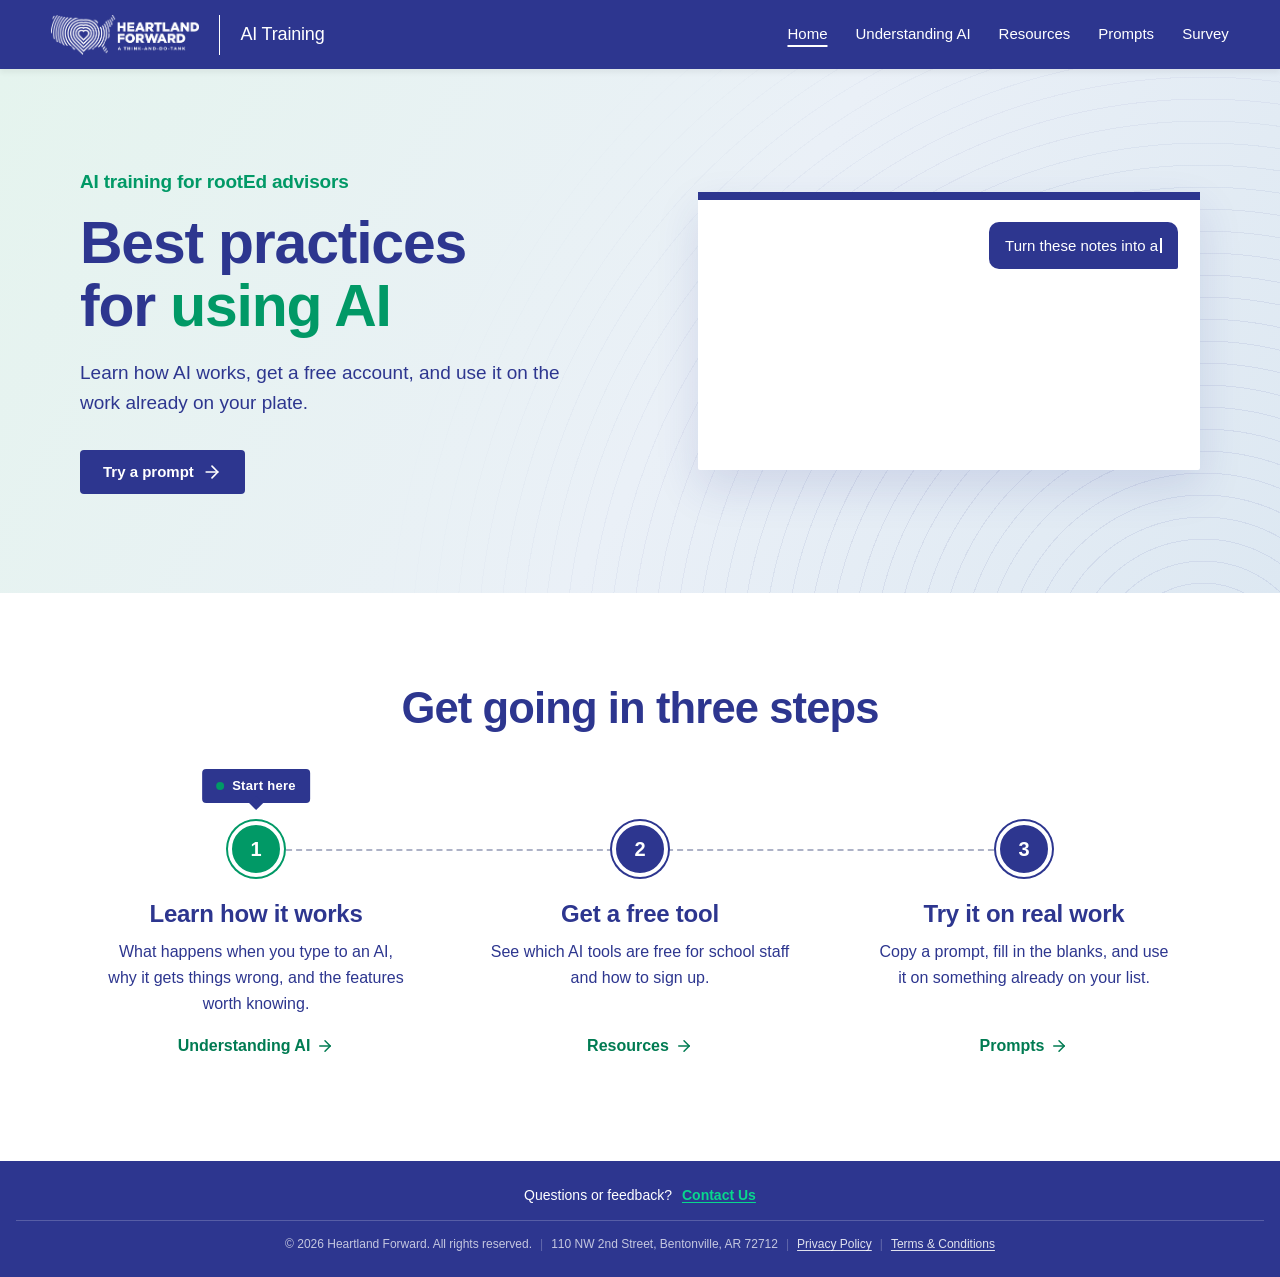
<file: index.html>
<!DOCTYPE html>
<html lang="en">
<head>
    <meta charset="UTF-8">
    <meta name="viewport" content="width=device-width, initial-scale=1.0">
    <meta name="description" content="AI Training Resources for Heartland Forward rootEd Advisors. Learn to use AI tools to enhance your advising work.">
    <title>AI Training - Heartland Forward</title>
    <meta name="theme-color" content="#2d368f">
    <!-- Link previews. Crawlers do not run JS and need absolute URLs, so these
         are static. images/og.png is rendered from scripts/og/og-image.html. -->
    <meta property="og:type" content="website">
    <meta property="og:site_name" content="Heartland Forward">
    <meta property="og:title" content="AI Training - Heartland Forward">
    <meta property="og:description" content="AI Training Resources for Heartland Forward rootEd Advisors. Learn to use AI tools to enhance your advising work.">
    <meta property="og:url" content="https://heartland-forward.github.io/ai-training/">
    <meta property="og:image" content="https://heartland-forward.github.io/ai-training/images/og.png">
    <meta property="og:image:width" content="1200">
    <meta property="og:image:height" content="630">
    <meta property="og:image:alt" content="Best Practices for Using AI: AI training for rootEd advisors, from Heartland Forward">
    <meta name="twitter:card" content="summary_large_image">
    <meta name="twitter:title" content="AI Training - Heartland Forward">
    <meta name="twitter:description" content="AI Training Resources for Heartland Forward rootEd Advisors. Learn to use AI tools to enhance your advising work.">
    <meta name="twitter:image" content="https://heartland-forward.github.io/ai-training/images/og.png">
    <link rel="stylesheet" href="css/tokens.css">
    <link rel="stylesheet" href="css/base.css">
    <link rel="stylesheet" href="css/shared.css">
    <link rel="stylesheet" href="css/footer.css">
    <link rel="stylesheet" href="css/style.css">
    <link rel="icon" href="images/branding/hf-logo.svg" type="image/svg+xml">
    <script src="js/header.js"></script>
    <script src="js/motion.js"></script>
</head>
<body>
    <main>
        <section class="home-hero">
            <div class="home-hero-glow" aria-hidden="true"></div>
            <div class="home-hero-inner">
                <div class="home-hero-text">
                    <span class="hero-kicker">AI training for rootEd advisors</span>
                    <h1>Best practices for <span class="hero-accent">using AI</span></h1>
                    <p>Learn how AI works, get a free account, and use it on the work already on your plate.</p>
                    <div class="hero-actions">
                        <a class="btn btn-hero" href="pages/prompts.html">Try a prompt<svg class="icon" viewBox="0 0 24 24" aria-hidden="true" focusable="false"><path d="M5 12h14"/><path d="m12 5 7 7-7 7"/></svg></a>
                    </div>
                </div>
                <div class="chat-demo" role="img" aria-label="Example: an advisor asks an AI tool to turn rough notes into a message for families, and it writes a short, clear note.">
                    <div class="chat-demo-body" aria-hidden="true">
                        <div class="chat-bubble chat-user"><span class="chat-typed" data-text="Turn these notes into a short message for families: FAFSA night, Thursday 6pm, library, bring tax forms.">Turn these notes into a short message for families: FAFSA night, Thursday 6pm, library, bring tax forms.</span></div>
                        <div class="chat-bubble chat-ai">
                            <span class="chat-dots"><span></span><span></span><span></span></span>
                            <span class="chat-reply">Hi families! Join us Thursday at 6 p.m. in the library for FAFSA Night. We&rsquo;ll walk through the form with you step by step. Please bring your tax forms. Questions? Just reply to this email.</span>
                        </div>
                    </div>
                </div>
            </div>
        </section>

        <section class="home-start" aria-labelledby="home-start-heading">
            <div class="home-start-inner">
                <h2 class="home-start-heading" id="home-start-heading">Get going in three steps</h2>
            <ol class="start-path">
                    <li class="start-step is-first" style="--i: 1">
                        <a href="pages/how-ai-works.html">
                            <span class="start-pin"><span class="start-pin-dot" aria-hidden="true"></span>Start here</span>
                            <span class="start-node" aria-hidden="true">1</span>
                            <h3 class="start-title"><span class="visually-hidden">Step 1: </span>Learn how it works</h3>
                            <p>What happens when you type to an AI, why it gets things wrong, and the features worth knowing.</p>
                            <span class="link-arrow">Understanding AI<svg class="icon" viewBox="0 0 24 24" aria-hidden="true" focusable="false"><path d="M5 12h14"/><path d="m12 5 7 7-7 7"/></svg></span>
                        </a>
                    </li>
                    <li class="start-step" style="--i: 2">
                        <a href="pages/resources.html">
                            <span class="start-node" aria-hidden="true">2</span>
                            <h3 class="start-title"><span class="visually-hidden">Step 2: </span>Get a free tool</h3>
                            <p>See which AI tools are free for school staff and how to sign up.</p>
                            <span class="link-arrow">Resources<svg class="icon" viewBox="0 0 24 24" aria-hidden="true" focusable="false"><path d="M5 12h14"/><path d="m12 5 7 7-7 7"/></svg></span>
                        </a>
                    </li>
                    <li class="start-step" style="--i: 3">
                        <a href="pages/prompts.html">
                            <span class="start-node" aria-hidden="true">3</span>
                            <h3 class="start-title"><span class="visually-hidden">Step 3: </span>Try it on real work</h3>
                            <p>Copy a prompt, fill in the blanks, and use it on something already on your list.</p>
                            <span class="link-arrow">Prompts<svg class="icon" viewBox="0 0 24 24" aria-hidden="true" focusable="false"><path d="M5 12h14"/><path d="m12 5 7 7-7 7"/></svg></span>
                        </a>
                    </li>
            </ol>
            </div>
        </section>
    </main>
<footer class="dashboard-footer">
      <div class="footer-content">
        <span>Questions or feedback?</span>
        <a href="mailto:wtrolinger@heartlandforward.org,crews@heartlandforward.org?subject=AI%20Training%20Inquiry" class="footer-email-link">Contact Us</a>
      </div>
      <div class="footer-legal">
        <span>&copy; 2026 Heartland Forward. All rights reserved.</span>
        <span class="footer-separator">|</span>
        <span>110 NW 2nd Street, Bentonville, AR 72712</span>
        <span class="footer-separator">|</span>
        <a href="https://heartlandforward.org/privacy-policy/" target="_blank" rel="noopener">Privacy Policy</a>
        <span class="footer-separator">|</span>
        <a href="https://heartlandforward.org/terms-conditions/" target="_blank" rel="noopener">Terms &amp; Conditions</a>
      </div>
    </footer>
</body>
</html>
</file>
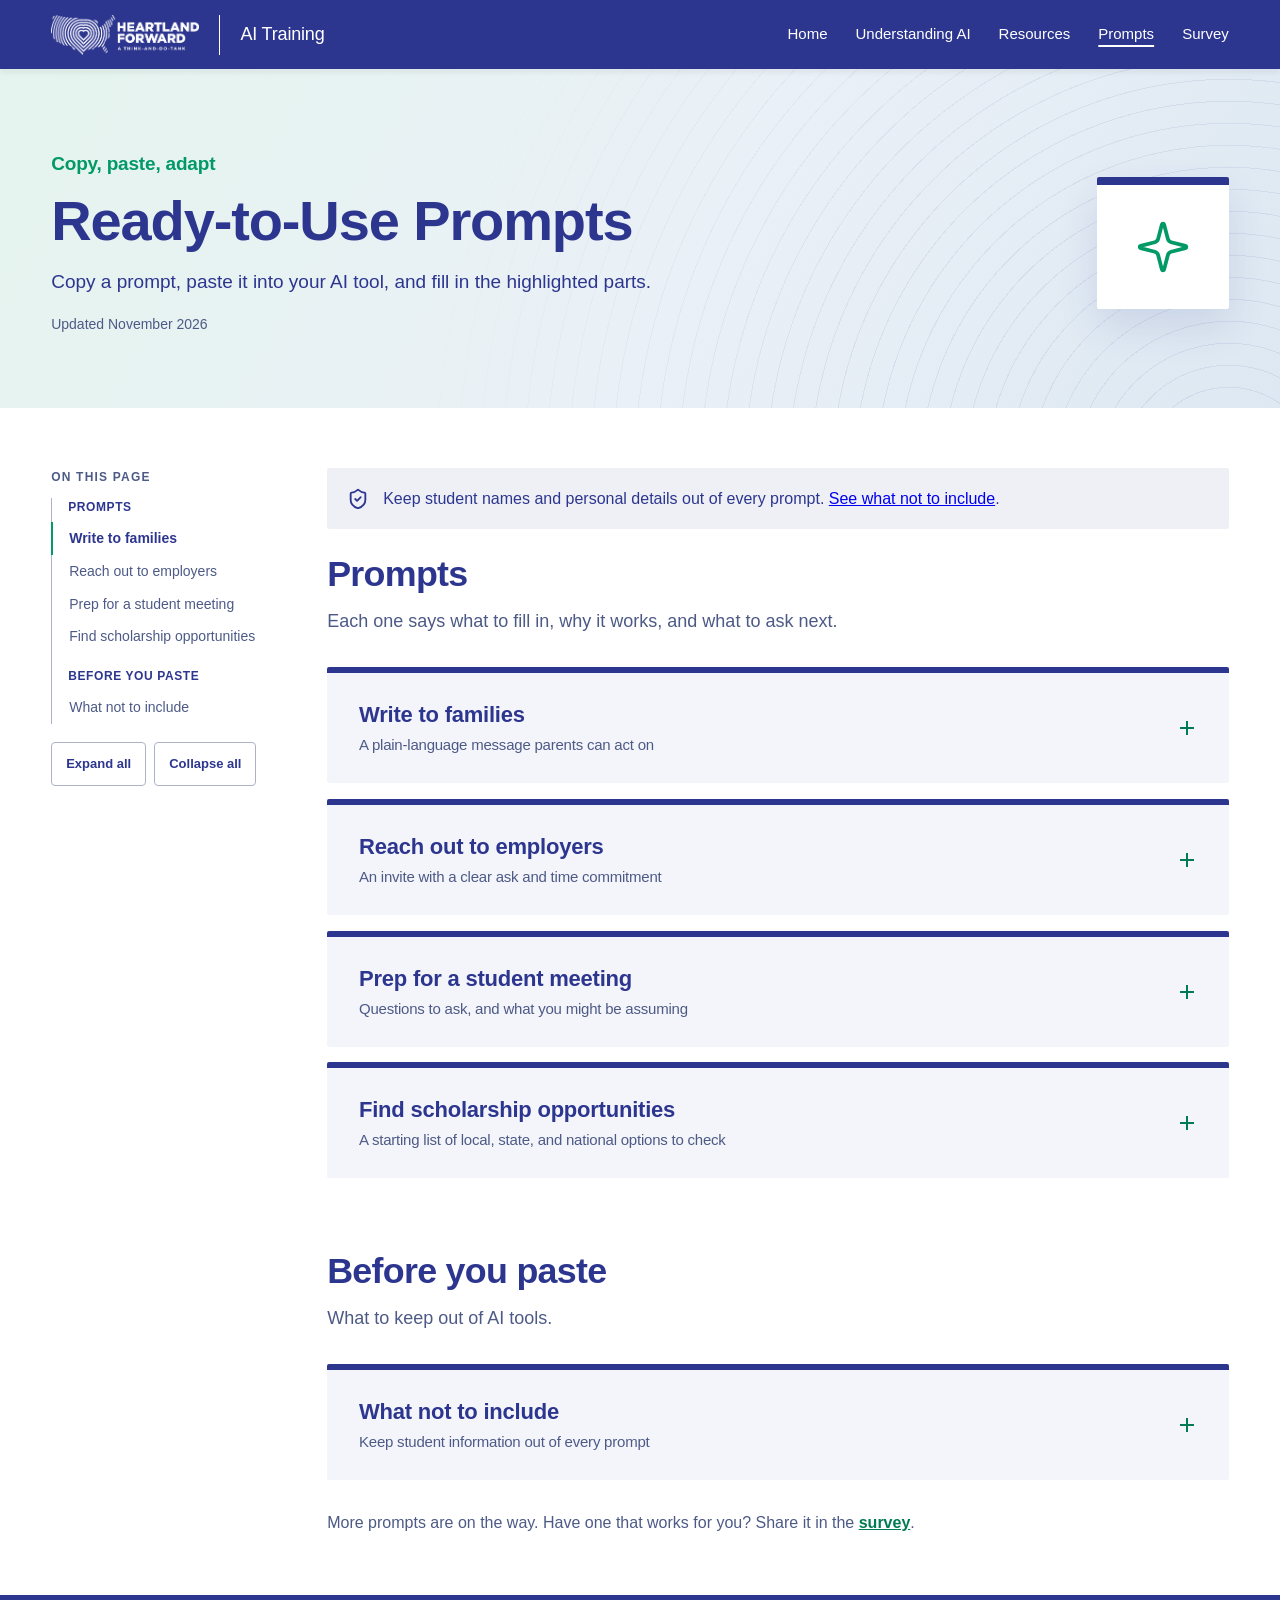
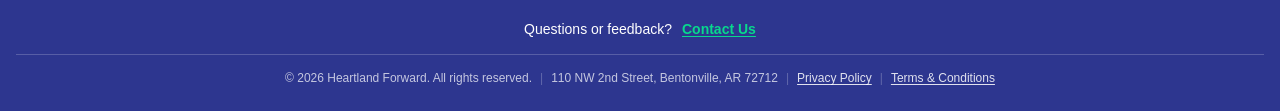
<file: pages/prompts.html>
<!DOCTYPE html>
<html lang="en">
<head>
    <meta charset="UTF-8">
    <meta name="viewport" content="width=device-width, initial-scale=1.0">
    <meta name="description" content="Prompts you can copy and adapt for your own students, employers, and events.">
    <title>Ready-to-Use Prompts - AI Training</title>
    <meta name="theme-color" content="#2d368f">
    <!-- Link previews. Crawlers do not run JS and need absolute URLs, so these
         are static. images/og.png is rendered from scripts/og/og-image.html. -->
    <meta property="og:type" content="website">
    <meta property="og:site_name" content="Heartland Forward">
    <meta property="og:title" content="Ready-to-Use Prompts - AI Training">
    <meta property="og:description" content="Prompts you can copy and adapt for your own students, employers, and events.">
    <meta property="og:url" content="https://heartland-forward.github.io/ai-training/pages/prompts.html">
    <meta property="og:image" content="https://heartland-forward.github.io/ai-training/images/og.png">
    <meta property="og:image:width" content="1200">
    <meta property="og:image:height" content="630">
    <meta property="og:image:alt" content="Best Practices for Using AI: AI training for rootEd advisors, from Heartland Forward">
    <meta name="twitter:card" content="summary_large_image">
    <meta name="twitter:title" content="Ready-to-Use Prompts - AI Training">
    <meta name="twitter:description" content="Prompts you can copy and adapt for your own students, employers, and events.">
    <meta name="twitter:image" content="https://heartland-forward.github.io/ai-training/images/og.png">
    <link rel="stylesheet" href="../css/tokens.css">
    <link rel="stylesheet" href="../css/base.css">
    <link rel="stylesheet" href="../css/shared.css">
    <link rel="stylesheet" href="../css/footer.css">
    <link rel="stylesheet" href="../css/style.css">
    <link rel="icon" href="../images/branding/hf-logo.svg" type="image/svg+xml">
    <script src="../js/header.js"></script>
    <script src="../js/motion.js"></script>
</head>
<body>
    <main>
        <header class="page-masthead">
            <div class="page-masthead-inner">
                <div class="page-masthead-text">
                    <span class="masthead-eyebrow">Copy, paste, adapt</span>
                    <h1>Ready-to-Use Prompts</h1>
                    <p>Copy a prompt, paste it into your AI tool, and fill in the highlighted parts.</p>
                    <p class="masthead-updated">Updated November 2026</p>
                </div>
                <span class="masthead-icon" aria-hidden="true"><svg class="icon" viewBox="0 0 24 24" aria-hidden="true" focusable="false"><path d="M9.937 15.5A2 2 0 0 0 8.5 14.063l-6.135-1.582a.5.5 0 0 1 0-.962L8.5 9.936A2 2 0 0 0 9.937 8.5l1.582-6.135a.5.5 0 0 1 .963 0L14.063 8.5A2 2 0 0 0 15.5 9.937l6.135 1.581a.5.5 0 0 1 0 .964L15.5 14.063a2 2 0 0 0-1.437 1.437l-1.582 6.135a.5.5 0 0 1-.963 0z"/></svg></span>
            </div>
        </header>

        <section class="summary-section">
            <div class="page-with-toc">
                <nav class="toc" data-toc="#prompts-content" aria-label="On this page"></nav>
                <div class="container" id="prompts-content">
                    <div class="callout callout-note">
                        <svg class="icon" viewBox="0 0 24 24" aria-hidden="true" focusable="false"><path d="M20 13c0 5-3.5 7.5-7.66 8.95a1 1 0 0 1-.67-.01C7.5 20.5 4 18 4 13V6a1 1 0 0 1 1-1c2 0 4.5-1.2 6.24-2.72a1.17 1.17 0 0 1 1.52 0C14.51 3.81 17 5 19 5a1 1 0 0 1 1 1z"/><path d="m9 12 2 2 4-4"/></svg>
                        <div class="callout-body">
                            <p>Keep student names and personal details out of every prompt.
                                <a href="#leave-out">See what not to include</a>.</p>
                        </div>
                    </div>

                    <div class="section-header toc-group" id="prompts-list" data-toc-label="Prompts">
                        <h2>Prompts</h2>
                        <p>Each one says what to fill in, why it works, and what to ask next.</p>
                    </div>
                    <div class="card-stack">
                    <div class="metrics-section collapsed">
                        <div class="metrics-section-header collapsible-header" data-target="family-message-content">
                            <h3>Write to <b>families</b><span class="card-hint">A plain-language message parents can act on</span></h3>
                            <span class="section-toggle-icon"></span>
                        </div>
                        <div class="metrics-section-content collapsible-content prose-section" id="family-message-content">
                            <p class="card-summary">Turn rough notes into a message families can act on.</p>
                            <div class="prompt-block">
                                <div class="prompt-block-head">
                                    <span>Prompt</span>
                                    <button type="button" class="copy-btn" data-copy="prompt-family-message" data-copy-name="write to families prompt" hidden></button>
                                </div>
                                <pre class="prompt-text" id="prompt-family-message">I'm a college and career advisor at <span class="fill">(school name)</span>. Turn my notes below into a message for parents and guardians. Many will read it on a phone, and some read English as a second language, so use plain, everyday words and spell out any acronyms (like FAFSA). Start with what families need to do and by when. Keep it under 150 words and end with how to reach me. If anything is missing or unclear in my notes, write [NEED: ___] instead of guessing.

This will go out as: <span class="fill">(text / email / flyer / school app post)</span>

My notes: <span class="fill">(what's happening, date, time, place, what to bring, deadline)</span></pre>
                            </div>
                            <dl class="prompt-notes">
                                <div>
                                    <dt>Why it works</dt>
                                    <dd>Naming the audience and the format changes the result. A text needs to be much shorter than an email, and "read on a phone" pushes the AI toward short lines.</dd>
                                </div>
                                <div>
                                    <dt>Try next</dt>
                                    <dd>
                                        <ul>
                                        <li>"Make it shorter for a text message."</li>
                                        <li>"Write a Spanish version." Have a fluent speaker check any translation before it goes out.</li>
                                        </ul>
                                    </dd>
                                </div>
                            </dl>
                        </div>
                    </div>
                    <div class="metrics-section collapsed">
                        <div class="metrics-section-header collapsible-header" data-target="outreach-email-content">
                            <h3>Reach out to <b>employers</b><span class="card-hint">An invite with a clear ask and time commitment</span></h3>
                            <span class="section-toggle-icon"></span>
                        </div>
                        <div class="metrics-section-content collapsible-content prose-section" id="outreach-email-content">
                            <p class="card-summary">Draft an invite or follow-up for a speaker, site visit, or job shadow.</p>
                            <div class="prompt-block">
                                <div class="prompt-block-head">
                                    <span>Prompt</span>
                                    <button type="button" class="copy-btn" data-copy="prompt-outreach-email" data-copy-name="reach out to employers prompt" hidden></button>
                                </div>
                                <pre class="prompt-text" id="prompt-outreach-email">I'm a college and career advisor at <span class="fill">(school name)</span> in <span class="fill">(town)</span>, working with Heartland Forward's rootEd program. Write a short email inviting <span class="fill">(contact name, title, business name)</span> to <span class="fill">(speak at career day / host a site visit / offer a job shadow)</span> on <span class="fill">(date or date range)</span>.

Say why our students would benefit from their field: <span class="fill">(one line on why you thought of this business)</span>. Say what we're asking, how much of their time it takes, and what we'll handle for them: <span class="fill">(for example, 30 minutes; we provide transportation and supervision)</span>. End with one clear ask and a reply-by date of <span class="fill">(date)</span>.

Keep it friendly and under 150 words, with no flattery or buzzwords. Give me two subject line options. If I left out something they'd need to know before saying yes, write [NEED: ___].</pre>
                            </div>
                            <dl class="prompt-notes">
                                <div>
                                    <dt>Why it works</dt>
                                    <dd>Busy owners say yes when they can see the time commitment and why you picked them. Generic invites get ignored.</dd>
                                </div>
                                <div>
                                    <dt>Try next</dt>
                                    <dd>
                                        <ul>
                                        <li>"Write a polite follow-up for if they haven't replied in a week."</li>
                                        <li>"Write a thank-you note after the visit that mentions <span class="fill">(one thing students got out of it)</span>."</li>
                                        </ul>
                                    </dd>
                                </div>
                            </dl>
                        </div>
                    </div>
                    <div class="metrics-section collapsed">
                        <div class="metrics-section-header collapsible-header" data-target="meeting-prep-content">
                            <h3>Prep for a <b>student meeting</b><span class="card-hint">Questions to ask, and what you might be assuming</span></h3>
                            <span class="section-toggle-icon"></span>
                        </div>
                        <div class="metrics-section-content collapsible-content prose-section" id="meeting-prep-content">
                            <p class="card-summary">Sort your notes into good questions before you sit down.</p>
                            <p class="prompt-warning">Remove names and identifying details first. See <a href="#leave-out">what not to include</a>.</p>
                            <div class="prompt-block">
                                <div class="prompt-block-head">
                                    <span>Prompt</span>
                                    <button type="button" class="copy-btn" data-copy="prompt-meeting-prep" data-copy-name="prep for a student meeting prompt" hidden></button>
                                </div>
                                <pre class="prompt-text" id="prompt-meeting-prep">I'm a college and career advisor preparing to meet with a <span class="fill">(grade level)</span> student about <span class="fill">(topic, for example, deciding between a 2-year program and a 4-year college)</span>. My notes are below, with names and identifying details removed.

Give me:
1. Five open-ended questions that get the student talking, not yes/no questions
2. Any assumptions I seem to be making about this student
3. What I don't know yet that could change my advice
4. One or two realistic next steps we could agree on by the end of the meeting

Be direct. If my notes lean toward a conclusion, tell me what would make that conclusion wrong.

My notes: <span class="fill">(paste notes, no names or identifying details)</span></pre>
                            </div>
                            <dl class="prompt-notes">
                                <div>
                                    <dt>Why it works</dt>
                                    <dd>Asking for assumptions and "what would make this wrong" stops the AI from agreeing with your first read on a student. <a href="how-ai-works.html#agreement-trap-content">More on the agreement trap</a>.</dd>
                                </div>
                            </dl>
                        </div>
                    </div>

                    <div class="metrics-section collapsed">
                        <div class="metrics-section-header collapsible-header" data-target="scholarships-content">
                            <h3>Find <b>scholarship opportunities</b><span class="card-hint">A starting list of local, state, and national options to check</span></h3>
                            <span class="section-toggle-icon"></span>
                        </div>
                        <div class="metrics-section-content collapsible-content prose-section" id="scholarships-content">
                            <p class="card-summary">Build a starting list of scholarships to check, for one student or a whole class.</p>
                            <p class="prompt-warning">Describe the student in general terms, not by name. See <a href="#leave-out">what not to include</a>.</p>
                            <div class="prompt-block">
                                <div class="prompt-block-head">
                                    <span>Prompt</span>
                                    <button type="button" class="copy-btn" data-copy="prompt-scholarships" data-copy-name="find scholarship opportunities prompt" hidden></button>
                                </div>
                                <pre class="prompt-text" id="prompt-scholarships">I'm a college and career advisor at a high school in <span class="fill">(county, state)</span>. Help me find scholarships for <span class="fill">(one student / our senior class)</span>. Search the web if you can.

About the student or group: <span class="fill">(grade level, intended field or program, type of school they're considering such as 2-year, 4-year, or trade program, and any general eligibility like first-generation, rural, or a GPA range)</span>.

Look first at local and state sources that are easier to win, such as community foundations, civic clubs, employers, co-ops, and our state's aid programs. Then add a few national ones.

Put the results in a table with these columns: name, who offers it, amount, deadline, who's eligible, and link. Only list scholarships you found a real source for. If you can't confirm a deadline or amount, write [CHECK] instead of guessing. Skip anything that charges a fee to apply.

Then tell me what other kinds of local sources I should ask about in person.</pre>
                            </div>
                            <dl class="prompt-notes">
                                <div>
                                    <dt>Why it works</dt>
                                    <dd>Local scholarships get fewer applicants, so starting there gives students better odds. Asking for a real source and [CHECK] keeps the AI from inventing amounts and deadlines. Open every link before you share it. <a href="resources.html#check-answers">Where to check AI's answers</a>.</dd>
                                </div>
                                <div>
                                    <dt>Try next</dt>
                                    <dd>
                                        <ul>
                                            <li>"Sort the table by deadline, soonest first."</li>
                                            <li>"Add a column for what each application asks for, like an essay, letters, or a transcript."</li>
                                        </ul>
                                    </dd>
                                </div>
                            </dl>
                        </div>
                    </div>
                    </div>

                    <div class="section-header toc-group" id="what-not-to-include" data-toc-label="Before you paste">
                        <h2>Before you <b>paste</b></h2>
                        <p>What to keep out of AI tools.</p>
                    </div>
                    <div class="card-stack">
                    <div class="metrics-section collapsed">
                        <div class="metrics-section-header collapsible-header" data-target="leave-out-content">
                            <h3>What <b>not to include</b><span class="card-hint">Keep student information out of every prompt</span></h3>
                            <span class="section-toggle-icon"></span>
                        </div>
                        <div class="metrics-section-content collapsible-content prose-section" id="leave-out-content">
                            <p class="card-summary">Leave these out of every prompt. It matters most when you prep for a student meeting.</p>
                            <ul>
                                <li>Names, initials, student ID numbers, or birthdates.</li>
                                <li>Details that identify a student in a small school even without a name, like "the junior whose dad runs the feed store" or "our only student on the robotics team."</li>
                                <li>Grades, test scores, or attendance tied to one student.</li>
                                <li>IEP, 504, health, or mental health information.</li>
                                <li>Immigration status, family income, financial aid details, custody, or discipline records.</li>
                            </ul>
                            <p>Describe the situation in general terms instead, like "a junior interested in nursing who's worried about cost."</p>
                            <h4>For the other prompts</h4>
                            <ul>
                                <li><strong>Family messages:</strong> don't put one student's information in a message going to many families.</li>
                                <li><strong>Employer emails:</strong> a business name and contact are fine. Don't name the students going on a job shadow until you have permission.</li>
                            </ul>
                            <p>If your school or district has an approved AI tool or policy, use that tool and follow that policy.</p>
                        </div>
                    </div>
                    </div>

                    <p class="prompts-more">More prompts are on the way. Have one that works for you? Share it in the
                        <a href="survey.html">survey</a>.</p>
                </div>
            </div>
        </section>

        <!-- <section id="event-planning" class="content-section">
            <h2 class="collapsible-header" data-target="event-planning-content">Event Planning Timeline</h2>
            <div class="collapsible-content" id="event-planning-content">
                <div style="background-color: #EFF6FF; padding: 1.5rem; border-radius: 0.5rem; margin: 1.5rem 0; border: 1px solid #BFDBFE;">
                    <p style="font-family: monospace; background: white; padding: 1rem; border-radius: 0.25rem; font-size: 0.875rem; white-space: pre-wrap;">I'm planning a [career fair/event type] at [school name]. We have [number] businesses attending. The event will be in the [gym/location].

Our school schedule:
- School starts at [time]
- Lunch periods are [times]
- School ends at [time]

Please create a detailed timeline including:
- Setup time for staff
- Vendor/business arrival and setup
- Student walkthrough times by grade
- Breakdown and cleanup

Make it minute-by-minute where it matters.</p>
                </div>
            </div>
        </section>

        <section id="outreach-email" class="content-section">
            <h2 class="collapsible-header" data-target="outreach-email-content">Outreach Email</h2>
            <div class="collapsible-content" id="outreach-email-content">
                <div style="background-color: #EFF6FF; padding: 1.5rem; border-radius: 0.5rem; margin: 1.5rem 0; border: 1px solid #BFDBFE;">
                    <p style="font-family: monospace; background: white; padding: 1rem; border-radius: 0.25rem; font-size: 0.875rem; white-space: pre-wrap;">Help me write a professional email to invite a local business to [speak at our school/participate in our career fair/mentor students].

Key points to include:
- I work with Heartland Forward's rootEd program
- We connect high school students with career opportunities
- [Specific ask: date, time, what you need from them]

Keep it friendly but professional. About 150-200 words.</p>
                </div>
            </div>
        </section>

        <section id="scavenger-hunt" class="content-section">
            <h2 class="collapsible-header" data-target="scavenger-hunt-content">Website Scavenger Hunt</h2>
            <div class="collapsible-content" id="scavenger-hunt-content">
                <div style="background-color: #EFF6FF; padding: 1.5rem; border-radius: 0.5rem; margin: 1.5rem 0; border: 1px solid #BFDBFE;">
                    <p style="font-family: monospace; background: white; padding: 1rem; border-radius: 0.25rem; font-size: 0.875rem; white-space: pre-wrap;">Create a scavenger hunt activity using this website: [paste URL]

Generate 15 questions that students can answer by exploring the website. Include:
- A mix of easy and challenging questions
- Questions about careers, requirements, and opportunities
- An answer key at the end

Format it as a worksheet I can print for students.</p>
                </div>
            </div>
        </section>

        <section id="mock-interview" class="content-section">
            <h2 class="collapsible-header" data-target="mock-interview-content">Mock Interview Practice</h2>
            <div class="collapsible-content" id="mock-interview-content">
                <div style="background-color: #EFF6FF; padding: 1.5rem; border-radius: 0.5rem; margin: 1.5rem 0; border: 1px solid #BFDBFE;">
                    <p style="font-family: monospace; background: white; padding: 1rem; border-radius: 0.25rem; font-size: 0.875rem; white-space: pre-wrap;">I want you to act as an interviewer for a [job type] position at a local [industry] company.

Conduct a realistic phone interview with me. Ask one question at a time, wait for my response, then give brief feedback and ask the next question.

Start with an introduction and ask 5-7 common interview questions. At the end, give me overall feedback on my answers.

Begin when I say "I'm ready."</p>
                </div>
            </div>
        </section>

        <section id="quick-lesson" class="content-section">
            <h2 class="collapsible-header" data-target="quick-lesson-content">Quick Lesson Ideas</h2>
            <div class="collapsible-content" id="quick-lesson-content">
                <div style="background-color: #EFF6FF; padding: 1.5rem; border-radius: 0.5rem; margin: 1.5rem 0; border: 1px solid #BFDBFE;">
                    <p style="font-family: monospace; background: white; padding: 1rem; border-radius: 0.25rem; font-size: 0.875rem; white-space: pre-wrap;">I have [20/30/45] minutes with [junior/senior] students. The topic is [career exploration/resume writing/interview skills/workplace communication].

Give me 3 different activity ideas that:
- Require minimal prep
- Keep students engaged
- Can be done with [Chromebooks/paper and pencil/no technology]

Include brief instructions I can follow.</p>
                </div>
            </div>
        </section> -->
    </main>

    <script src="../js/collapsible.js"></script>
    <script src="../js/toc.js"></script>
    <script src="../js/copy.js"></script>
    <footer class="dashboard-footer">
      <div class="footer-content">
        <span>Questions or feedback?</span>
        <a href="mailto:wtrolinger@heartlandforward.org,crews@heartlandforward.org?subject=AI%20Training%20Inquiry" class="footer-email-link">Contact Us</a>
      </div>
      <div class="footer-legal">
        <span>&copy; 2026 Heartland Forward. All rights reserved.</span>
        <span class="footer-separator">|</span>
        <span>110 NW 2nd Street, Bentonville, AR 72712</span>
        <span class="footer-separator">|</span>
        <a href="https://heartlandforward.org/privacy-policy/" target="_blank" rel="noopener">Privacy Policy</a>
        <span class="footer-separator">|</span>
        <a href="https://heartlandforward.org/terms-conditions/" target="_blank" rel="noopener">Terms &amp; Conditions</a>
      </div>
    </footer>
</body>
</html>
</file>
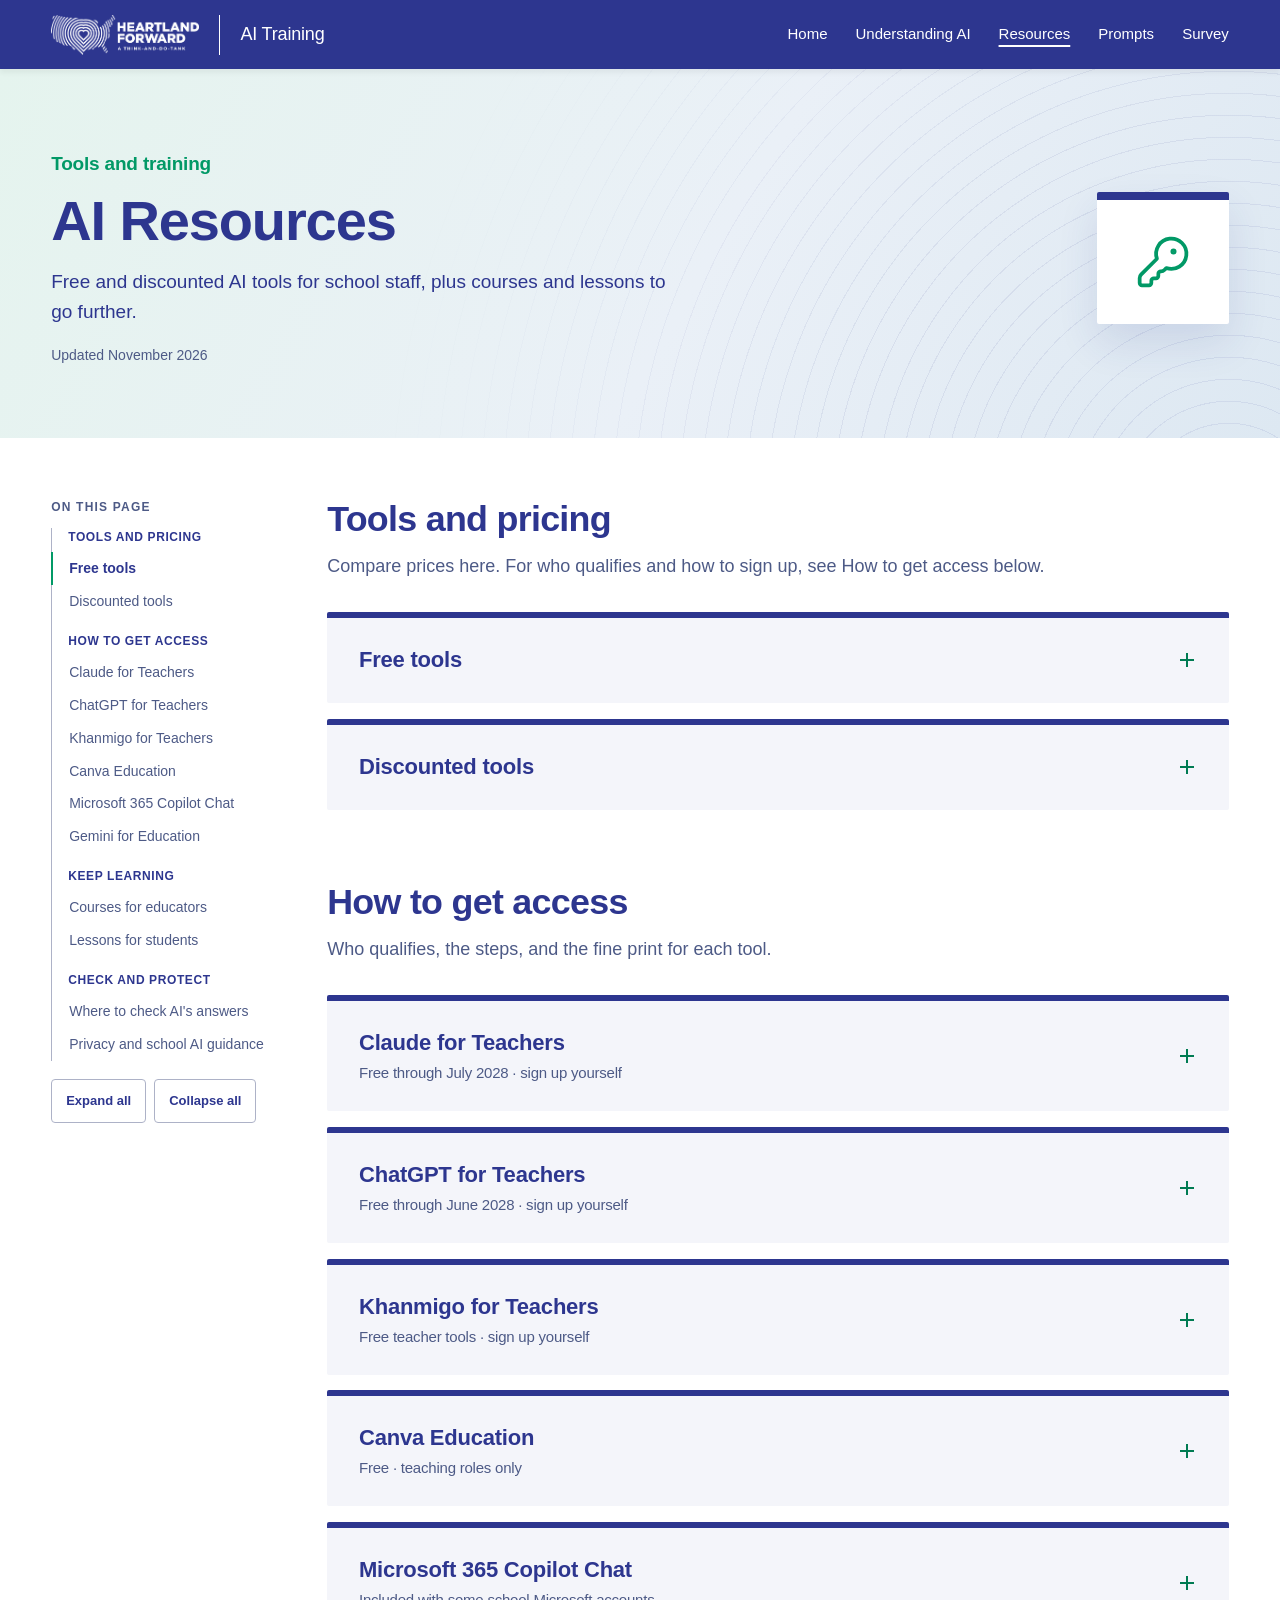
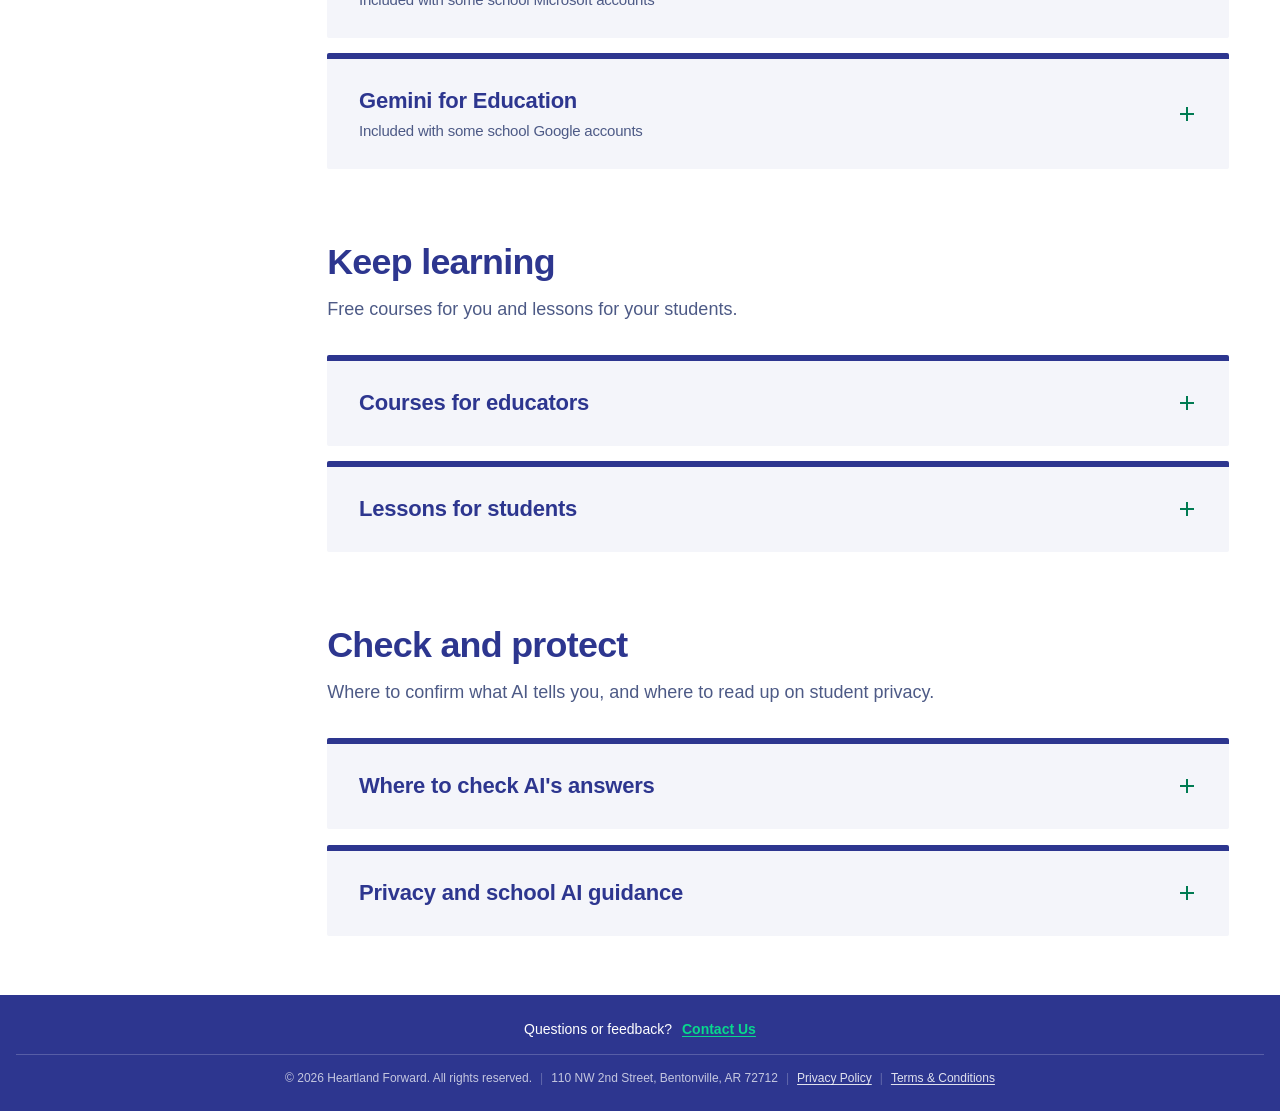
<file: pages/resources.html>
<!DOCTYPE html>
<html lang="en">
<head>
    <meta charset="UTF-8">
    <meta name="viewport" content="width=device-width, initial-scale=1.0">
    <meta name="description" content="Free and discounted AI tools for school staff, who qualifies, how to sign up, and free courses and lessons.">
    <title>AI Resources - AI Training</title>
    <meta name="theme-color" content="#2d368f">
    <!-- Link previews. Crawlers do not run JS and need absolute URLs, so these
         are static. images/og.png is rendered from scripts/og/og-image.html. -->
    <meta property="og:type" content="website">
    <meta property="og:site_name" content="Heartland Forward">
    <meta property="og:title" content="AI Resources - AI Training">
    <meta property="og:description" content="Free and discounted AI tools for school staff, who qualifies, how to sign up, and free courses and lessons.">
    <meta property="og:url" content="https://heartland-forward.github.io/ai-training/pages/resources.html">
    <meta property="og:image" content="https://heartland-forward.github.io/ai-training/images/og.png">
    <meta property="og:image:width" content="1200">
    <meta property="og:image:height" content="630">
    <meta property="og:image:alt" content="Best Practices for Using AI: AI training for rootEd advisors, from Heartland Forward">
    <meta name="twitter:card" content="summary_large_image">
    <meta name="twitter:title" content="AI Resources - AI Training">
    <meta name="twitter:description" content="Free and discounted AI tools for school staff, who qualifies, how to sign up, and free courses and lessons.">
    <meta name="twitter:image" content="https://heartland-forward.github.io/ai-training/images/og.png">
    <link rel="stylesheet" href="../css/tokens.css">
    <link rel="stylesheet" href="../css/base.css">
    <link rel="stylesheet" href="../css/shared.css">
    <link rel="stylesheet" href="../css/footer.css">
    <link rel="stylesheet" href="../css/style.css">
    <link rel="icon" href="../images/branding/hf-logo.svg" type="image/svg+xml">
    <script src="../js/header.js"></script>
    <script src="../js/motion.js"></script>
</head>
<body>
    <main>
        <header class="page-masthead">
            <div class="page-masthead-inner">
                <div class="page-masthead-text">
                    <span class="masthead-eyebrow">Tools and training</span>
                    <h1>AI Resources</h1>
                    <p>Free and discounted AI tools for school staff, plus courses and lessons to go further.</p>
                    <p class="masthead-updated">Updated November 2026</p>
                </div>
                <span class="masthead-icon" aria-hidden="true"><svg class="icon" viewBox="0 0 24 24" aria-hidden="true" focusable="false"><path d="M2.586 17.414A2 2 0 0 0 2 18.828V21a1 1 0 0 0 1 1h3a1 1 0 0 0 1-1v-1a1 1 0 0 1 1-1h1a1 1 0 0 0 1-1v-1a1 1 0 0 1 1-1h.172a2 2 0 0 0 1.414-.586l.814-.814a6.5 6.5 0 1 0-4-4z"/><circle cx="16.5" cy="7.5" r=".5" fill="currentColor"/></svg></span>
            </div>
        </header>

        <section class="summary-section">
            <div class="page-with-toc">
                <nav class="toc" data-toc="#resources-content" aria-label="On this page"></nav>
                <div class="container" id="resources-content">

                    <div class="section-header toc-group" id="tools-and-pricing" data-toc-label="Tools and pricing">
                        <h2>Tools and <b>pricing</b></h2>
                        <p>Compare prices here. For who qualifies and how to sign up, see How to get access below.</p>
                    </div>

                    <div class="card-stack">
                    <div class="metrics-section collapsed">
                        <div class="metrics-section-header collapsible-header" data-target="tools-content">
                            <h3><b>Free</b> tools</h3>
                            <span class="section-toggle-icon"></span>
                        </div>
                        <div class="metrics-section-content collapsible-content prose-section" id="tools-content">
                            <table>
                                <colgroup>
                                    <col style="width: 26%;">
                                    <col style="width: 13%;">
                                    <col style="width: 23%;">
                                    <col style="width: 38%;">
                                </colgroup>
                                <thead>
                                    <tr>
                                        <th>Tool</th>
                                        <th>Category</th>
                                        <th>K-12 Price</th>
                                        <th>Eligibility</th>
                                    </tr>
                                </thead>
                                <tbody>
                            <!-- Free period: claude.com/solutions/teachers and support.claude.com "Claude for Teachers: your data and our terms" (free through July 30, 2028, extended November 13, 2026). Checked November 2026. -->
                        <tr>
                            <td data-label="Tool"><strong><a href="https://claude.ai/teachers" target="_blank" rel="noopener noreferrer">Claude for Teachers</a></strong></td>
                            <td data-label="Category">LLM</td>
                            <td data-label="K-12 Price">Free through July 30, 2028</td>
                            <td data-label="Eligibility">US K-12 teachers, counselors, and other certificated staff</td>
                        </tr>
                            <!-- openai.com/index/chatgpt-for-teachers: "free for verified U.S. K-12 educators through June 2028". Checked November 2026. -->
                        <tr>
                            <td data-label="Tool"><strong><a href="https://chatgpt.com/k12-verification" target="_blank" rel="noopener noreferrer">ChatGPT for Teachers</a></strong></td>
                            <td data-label="Category">LLM</td>
                            <td data-label="K-12 Price">Free through June 2028</td>
                            <td data-label="Eligibility">US K-12 teachers and staff</td>
                        </tr>
                            <!-- Microsoft Copilot in education page, checked November 2026. No sign-up: you sign in with a school account. -->
                        <tr>
                            <td data-label="Tool"><strong><a href="https://m365copilot.com" target="_blank" rel="noopener noreferrer">Microsoft 365 Copilot Chat</a></strong></td>
                            <td data-label="Category">LLM</td>
                            <td data-label="K-12 Price">Included with A1/A3/A5</td>
                            <td data-label="Eligibility">Staff at schools with those Microsoft licenses</td>
                        </tr>
                            <!-- Google for Education Gemini page and Gemini app help, checked November 2026. No sign-up: you sign in with a school account. -->
                        <tr>
                            <td data-label="Tool"><strong><a href="https://gemini.google.com" target="_blank" rel="noopener noreferrer">Gemini for Education</a></strong></td>
                            <td data-label="Category">LLM</td>
                            <td data-label="K-12 Price">Included with school Google accounts</td>
                            <td data-label="Eligibility">School Google accounts, 18+, unless the school turns it off</td>
                        </tr>
                            <!-- Sign-up link from canva.com/education ("Teachers - Get verified"). Roles: Canva "About Canva Education". Checked November 2026. -->
                        <tr>
                            <td data-label="Tool"><strong><a href="https://www.canva.com/edu-signup/" target="_blank" rel="noopener noreferrer">Canva for Education</a></strong></td>
                            <td data-label="Category">Design</td>
                            <td data-label="K-12 Price">Free</td>
                            <td data-label="Eligibility">K-12 teachers, librarians, and curriculum specialists. Not counselors or advisors</td>
                        </tr>
                            <!-- Sign-up link from the "Sign up for free" button on khanmigo.ai. Eligibility: Khanmigo Teacher Tools terms. Checked November 2026. -->
                        <tr>
                            <td data-label="Tool"><strong><a href="https://www.khanacademy.org/khanmigo/teacher-tools" target="_blank" rel="noopener noreferrer">Khanmigo for Teachers</a></strong></td>
                            <td data-label="Category">Tutoring</td>
                            <td data-label="K-12 Price">Free</td>
                            <td data-label="Eligibility">Adults who work for a school. No documents</td>
                        </tr>
                            <!-- Application link from "Join GitHub Education" on github.com/education/teachers (needs a GitHub sign-in). Checked November 2026. -->
                        <tr>
                            <td data-label="Tool"><strong><a href="https://github.com/settings/education/benefits" target="_blank" rel="noopener noreferrer">GitHub Copilot Pro</a></strong></td>
                            <td data-label="Category">Coding</td>
                            <td data-label="K-12 Price">Free</td>
                            <td data-label="Eligibility">Educators at accredited schools. GitHub does not name K-12</td>
                        </tr>
                                </tbody>
                            </table>
                            <p class="text-small text-muted">Most advisors qualify for Claude, ChatGPT, and Khanmigo.
                                Copilot Chat and Gemini depend on your school's accounts. Canva and GitHub are for
                                teachers.</p>
                        </div>
                    </div>

                    <div class="metrics-section collapsed">
                        <div class="metrics-section-header collapsible-header" data-target="discounted-content">
                            <h3><b>Discounted</b> tools</h3>
                            <span class="section-toggle-icon"></span>
                        </div>
                        <div class="metrics-section-content collapsible-content prose-section" id="discounted-content">
                            <table>
                                <colgroup>
                                    <col style="width: 26%;">
                                    <col style="width: 13%;">
                                    <col style="width: 23%;">
                                    <col style="width: 38%;">
                                </colgroup>
                                <thead>
                                    <tr>
                                        <th>Tool</th>
                                        <th>Category</th>
                                        <th>K-12 Price</th>
                                        <th>Eligibility</th>
                                    </tr>
                                </thead>
                                <tbody>
                            <!-- K-12 faculty verification link and terms from Grammarly support "Grammarly promo offers on SheerID", checked November 2026. -->
                        <tr>
                            <td data-label="Tool"><strong><a href="https://services.sheerid.com/verify/646a65e1b6459d31e91e4fed/" target="_blank" rel="noopener noreferrer">Grammarly Pro</a></strong></td>
                            <td data-label="Category">Writing</td>
                            <td data-label="K-12 Price">50% off the first billing period</td>
                            <td data-label="Eligibility">K-12 faculty, verified by SheerID (up to 7 business days)</td>
                        </tr>
                            <!-- Otter.ai removed November 2026: Otter's own pages publish no
                                 individual teacher or student discount, and third-party listings
                                 disagree. Re-add only with an official source. -->
                                </tbody>
                            </table>
                        </div>
                    </div>
                    </div>

                    <div class="section-header toc-group" id="get-access" data-toc-label="How to get access">
                        <h2>How to <b>get access</b></h2>
                        <p>Who qualifies, the steps, and the fine print for each tool.</p>
                    </div>
                    <div class="card-stack">
                    <div class="metrics-section collapsed">
                        <div class="metrics-section-header collapsible-header" data-target="claude-content">
                            <h3><b>Claude</b> for Teachers<span class="card-hint">Free through July 2028 &middot; sign up yourself</span></h3>
                            <span class="section-toggle-icon"></span>
                        </div>
                        <div class="metrics-section-content collapsible-content prose-section" id="claude-content">
                            <!-- Sources, checked November 2026: claude.com/solutions/teachers; support.claude.com "Claude for Teachers: your data and our terms" (eligible roles, free through July 30, 2028, training off). The document step comes from the claude.ai/teachers verification flow as checked in July 2026; the signed-in flow was not re-checked. -->
                            <p class="card-summary">Anthropic's free Claude plan for US K-12 educators, with higher limits than a free account.</p>
                            <h4>Who qualifies</h4>
                            <p>US K-12 teachers, instructional coaches, specialists, librarians, counselors, and other certificated staff. Students can't use it.</p>
                            <h4>Steps</h4>
                            <ol>
                                <li>Sign in to Claude with your school email, or make a new account with it. A personal-email account won't work.</li>
                                <li>Go to <a href="https://claude.ai/teachers" target="_blank" rel="noopener noreferrer">claude.ai/teachers</a> and click Get started.</li>
                                <li>Accept the K-12 terms and pick your school.</li>
                                <li>Verify your role. You may need to upload a school ID, contract, or pay stub, and review can take up to 3 days.</li>
                            </ol>
                            <h4>Good to know</h4>
                            <ul>
                                <li>Free through July 30, 2028.</li>
                                <li>Anthropic doesn't train its models on your chats.</li>
                                <li>Your school or district can also set it up for all staff at no cost.</li>
                            </ul>
                        </div>
                    </div>
                    <div class="metrics-section collapsed">
                        <div class="metrics-section-header collapsible-header" data-target="chatgpt-content">
                            <h3><b>ChatGPT</b> for Teachers<span class="card-hint">Free through June 2028 &middot; sign up yourself</span></h3>
                            <span class="section-toggle-icon"></span>
                        </div>
                        <div class="metrics-section-content collapsible-content prose-section" id="chatgpt-content">
                            <!-- Sources, checked November 2026: openai.com/index/chatgpt-for-teachers (free through June 2028, SheerID, advance notice of changes); help.openai.com eligibility and verification articles. -->
                            <p class="card-summary">OpenAI's free ChatGPT workspace for US K-12 educators.</p>
                            <h4>Who qualifies</h4>
                            <p>Teachers, staff, school leaders, and district administrators at an accredited US K-12 school or district.</p>
                            <h4>Steps</h4>
                            <ol>
                                <li>Go to <a href="https://chatgpt.com/k12-verification" target="_blank" rel="noopener noreferrer">chatgpt.com/k12-verification</a> and sign in with your school email.</li>
                                <li>Verify your role through SheerID, OpenAI's verification partner.</li>
                                <li>Join or create your district's workspace, then set your role, subjects, and grades.</li>
                            </ol>
                            <h4>Good to know</h4>
                            <ul>
                                <li>Free through June 2028. OpenAI says it will give notice before any price change.</li>
                                <li>It's a separate product from ChatGPT Plus and Pro.</li>
                            </ul>
                        </div>
                    </div>
                    <div class="metrics-section collapsed">
                        <div class="metrics-section-header collapsible-header" data-target="khanmigo-content">
                            <h3><b>Khanmigo</b> for Teachers<span class="card-hint">Free teacher tools &middot; sign up yourself</span></h3>
                            <span class="section-toggle-icon"></span>
                        </div>
                        <div class="metrics-section-content collapsible-content prose-section" id="khanmigo-content">
                            <!-- Sources, checked November 2026: khanmigo.ai FAQ and pricing; Khanmigo Teacher Tools terms (last updated February 18, 2025); Khan Academy help "How do I sign up for Khanmigo?". -->
                            <p class="card-summary">Khan Academy's free AI tools for lesson planning and class prep.</p>
                            <h4>Who qualifies</h4>
                            <p>Adults who work for a school as a teacher or other staff. You confirm this yourself when you accept the terms.</p>
                            <h4>Steps</h4>
                            <ol>
                                <li>Go to <a href="https://www.khanacademy.org/khanmigo/teacher-tools" target="_blank" rel="noopener noreferrer">Khanmigo teacher tools</a> and click Sign up for free.</li>
                                <li>Create or log in to a Khan Academy account with its language set to English.</li>
                                <li>Fill in your details and accept the terms.</li>
                            </ol>
                            <h4>Good to know</h4>
                            <ul>
                                <li>Free, with no end date announced.</li>
                                <li>Students can only get Khanmigo through a school or district plan.</li>
                            </ul>
                        </div>
                    </div>
                    <div class="metrics-section collapsed">
                        <div class="metrics-section-header collapsible-header" data-target="canva-content">
                            <h3><b>Canva</b> Education<span class="card-hint">Free &middot; teaching roles only</span></h3>
                            <span class="section-toggle-icon"></span>
                        </div>
                        <div class="metrics-section-content collapsible-content prose-section" id="canva-content">
                            <!-- Sources, checked November 2026: Canva "About Canva Education" help article (roles, steps, US license rule); canva.com/education/eligibility-guidelines (48-hour review, re-verify every 3 years). -->
                            <p class="card-summary">Free premium Canva for K-12 teaching staff.</p>
                            <h4>Who qualifies</h4>
                            <p>Certified K-12 teachers, school librarians, learning support staff, and curriculum specialists. Counselors and advisors aren't on Canva's list, so ask whether your school already has Canva for all staff.</p>
                            <h4>Steps</h4>
                            <ol>
                                <li>Go to <a href="https://www.canva.com/edu-signup/" target="_blank" rel="noopener noreferrer">canva.com/edu-signup</a> and sign up with your school email, or your school's Google, Microsoft, or Clever account.</li>
                                <li>Choose Teacher and enter your school details.</li>
                                <li>If Canva doesn't recognize your school email, upload your teaching license. Canva reviews it within 48 hours.</li>
                            </ol>
                            <h4>Good to know</h4>
                            <ul>
                                <li>Free while you stay eligible.</li>
                                <li>Canva asks you to re-verify every 3 years.</li>
                            </ul>
                        </div>
                    </div>
                    <div class="metrics-section collapsed">
                        <div class="metrics-section-header collapsible-header" data-target="copilot-content">
                            <h3><b>Microsoft 365</b> Copilot Chat<span class="card-hint">Included with some school Microsoft accounts</span></h3>
                            <span class="section-toggle-icon"></span>
                        </div>
                        <div class="metrics-section-content collapsible-content prose-section" id="copilot-content">
                            <!-- Sources, checked November 2026: Microsoft "Copilot in education" page (A1/A3/A5, students 13+ when enabled, $18 add-on); Microsoft support on the enterprise data protection shield. -->
                            <p class="card-summary">Microsoft's AI chat, included with some schools' Microsoft 365 accounts.</p>
                            <h4>Who qualifies</h4>
                            <p>Staff at schools with a Microsoft 365 A1, A3, or A5 license. Students 13 and up get it only if the school turns it on.</p>
                            <h4>Steps</h4>
                            <ol>
                                <li>Go to <a href="https://m365copilot.com" target="_blank" rel="noopener noreferrer">m365copilot.com</a> and sign in with your school email.</li>
                                <li>Look for the green shield at the top of the chat. It means you're in your school account.</li>
                                <li>No sign-in or no shield? Your school may not have it turned on. Ask whoever set up your school email.</li>
                            </ol>
                            <h4>Good to know</h4>
                            <ul>
                                <li>Free with your school's license.</li>
                                <li>The full Microsoft 365 Copilot, inside Word and Outlook, is a paid add-on for schools ($18 per user per month).</li>
                            </ul>
                        </div>
                    </div>
                    <div class="metrics-section collapsed">
                        <div class="metrics-section-header collapsible-header" data-target="gemini-content">
                            <h3><b>Gemini</b> for Education<span class="card-hint">Included with some school Google accounts</span></h3>
                            <span class="section-toggle-icon"></span>
                        </div>
                        <div class="metrics-section-content collapsible-content prose-section" id="gemini-content">
                            <!-- Sources, checked November 2026: Google for Education Gemini page; Gemini Apps help for Workspace for Education ("By default, the Gemini app is available to all users over age 18"). -->
                            <p class="card-summary">Google's AI chat, included with Google Workspace for Education accounts.</p>
                            <h4>Who qualifies</h4>
                            <p>Users 18 and over on a school Google account, unless the school turns it off.</p>
                            <h4>Steps</h4>
                            <ol>
                                <li>Go to <a href="https://gemini.google.com" target="_blank" rel="noopener noreferrer">gemini.google.com</a> and sign in with your school email.</li>
                                <li>Check that the account in the top-right corner is your school one.</li>
                                <li>Won't open? Your school may have it turned off. Ask whoever set up your school email.</li>
                            </ol>
                            <h4>Good to know</h4>
                            <ul>
                                <li>Free with your school's Google account.</li>
                                <li>Gemini in Google Classroom follows the same rule.</li>
                            </ul>
                        </div>
                    </div>
                    </div>

                    <div class="section-header toc-group" id="keep-learning" data-toc-label="Keep learning">
                        <h2>Keep <b>learning</b></h2>
                        <p>Free courses for you and lessons for your students.</p>
                    </div>

                    <div class="card-stack">
                    <div class="metrics-section collapsed">
                        <div class="metrics-section-header collapsible-header" data-target="free-courses-content">
                            <h3>Courses <b>for educators</b></h3>
                            <span class="section-toggle-icon"></span>
                        </div>
                        <div class="metrics-section-content collapsible-content prose-section" id="free-courses-content">
                            <!-- Opened November 2026. Anthropic: course page says "Created in partnership with
                                 Teach For America"; lessons open without an account. Microsoft Learn FAQ: "Microsoft
                                 Learn training is free". Common Sense: AI PD page lists it among "three free
                                 professional development courses", "designed in partnership with OpenAI". Google:
                                 "this no cost course is built for teachers". Alphabetical by title. -->
                            <ul class="resource-grid">
                                <li class="resource-card">
                                    <h4><a href="https://academy.claude.com/courses/ai-fluency-for-k-12-educators" target="_blank" rel="noopener noreferrer">AI Fluency for pK&ndash;12 Educators</a></h4>
                                    <p class="resource-source">Anthropic &middot; Teach For America &middot; Free</p>
                                    <p>Ten lessons, about 3 hours, on working with any AI tool, with examples from K&ndash;12 classrooms.</p>
                                </li>
                                <li class="resource-card">
                                    <h4><a href="https://learn.microsoft.com/en-us/training/paths/ai-education" target="_blank" rel="noopener noreferrer">AI for Educators Learning Path</a></h4>
                                    <p class="resource-source">Microsoft &middot; Free</p>
                                    <p>Four modules, about 4 hours, on using AI in teaching and school work.</p>
                                </li>
                                <li class="resource-card">
                                    <h4><a href="https://www.commonsense.org/education/training/chatgpt-k12-foundations" target="_blank" rel="noopener noreferrer">ChatGPT Foundations for K&ndash;12 Educators</a></h4>
                                    <p class="resource-source">Common Sense Education &middot; OpenAI &middot; Free</p>
                                    <p>A self-paced course on how ChatGPT works, safe use, and writing prompts.</p>
                                </li>
                                <li class="resource-card">
                                    <h4><a href="https://grow.google/ai-for-educators/" target="_blank" rel="noopener noreferrer">Generative AI for Educators</a></h4>
                                    <p class="resource-source">Google &middot; Free</p>
                                    <p>A hands-on course for teachers in any subject. You don't need any AI experience.</p>
                                </li>
                            </ul>
                        </div>
                    </div>

                    <div class="metrics-section collapsed">
                        <div class="metrics-section-header collapsible-header" data-target="teaching-students-content">
                            <h3>Lessons <b>for students</b></h3>
                            <span class="section-toggle-icon"></span>
                        </div>
                        <div class="metrics-section-content collapsible-content prose-section" id="teaching-students-content">
                            <!-- Opened November 2026. Anthropic: lessons open without an account. Code.org AI
                                 Foundations: "100% free", grades 9-12, semester or school year. Day of AI curriculum:
                                 "free, ready-to-teach", project course for grades 7-12. Alphabetical by title. -->
                            <ul class="resource-grid">
                                <li class="resource-card">
                                    <h4><a href="https://academy.claude.com/courses/ai-fluency-for-students" target="_blank" rel="noopener noreferrer">AI Fluency for Students</a></h4>
                                    <p class="resource-source">Anthropic &middot; Free</p>
                                    <p>Five lessons on using AI for schoolwork and career planning.</p>
                                </li>
                                <li class="resource-card">
                                    <h4><a href="https://code.org/en-US/curriculum/artificial-intelligence-foundations" target="_blank" rel="noopener noreferrer">AI Foundations</a></h4>
                                    <p class="resource-source">Code.org &middot; Free</p>
                                    <p>A high school course, grades 9&ndash;12, on how AI works. Runs for a semester or a full year.</p>
                                </li>
                                <li class="resource-card">
                                    <h4><a href="https://dayofai.org/curriculum-resources" target="_blank" rel="noopener noreferrer">Day of AI Curriculum</a></h4>
                                    <p class="resource-source">Day of AI &middot; Free</p>
                                    <p>Ready-to-teach AI literacy lessons, including a project course for grades 7&ndash;12.</p>
                                </li>
                            </ul>
                        </div>
                    </div>
                    </div>

                    <div class="section-header toc-group" id="check-and-protect" data-toc-label="Check and protect">
                        <h2>Check and <b>protect</b></h2>
                        <p>Where to confirm what AI tells you, and where to read up on student privacy.</p>
                    </div>

                    <div class="card-stack">
                    <div class="metrics-section collapsed">
                        <div class="metrics-section-header collapsible-header" data-target="check-answers-content">
                            <h3>Where to check <b>AI&#39;s answers</b></h3>
                            <span class="section-toggle-icon"></span>
                        </div>
                        <div class="metrics-section-content collapsible-content prose-section" id="check-answers-content">
                            <!-- studentaid.gov, bls.gov/ooh, teachai.org/toolkit, and studentprivacy.ed.gov opened
                                 November 2026. CareerOneStop left out: its site showed a bot check. -->
                            <div class="callout callout-tip">
                                <svg class="icon" viewBox="0 0 24 24" aria-hidden="true" focusable="false"><path d="M15 14c.2-1 .7-1.7 1.5-2.5 1-.9 1.5-2.2 1.5-3.5A6 6 0 0 0 6 8c0 1 .2 2.2 1.5 3.5.7.7 1.3 1.5 1.5 2.5"/><path d="M9 18h6"/><path d="M10 22h4"/></svg>
                                <div class="callout-body">
                                    <p>Treat any date, dollar amount, or deadline from AI as a draft until you find it
                                        on the official site.</p>
                                </div>
                            </div>
                            <ul class="resource-grid">
                                <li class="resource-card">
                                    <h4><a href="https://studentaid.gov/" target="_blank" rel="noopener noreferrer">Federal Student Aid</a></h4>
                                    <p class="resource-source">U.S. Department of Education &middot; Free</p>
                                    <p>The official source for the FAFSA, deadlines, and federal aid amounts.</p>
                                </li>
                                <li class="resource-card">
                                    <h4><a href="https://www.bls.gov/ooh/" target="_blank" rel="noopener noreferrer">Occupational Outlook Handbook</a></h4>
                                    <p class="resource-source">U.S. Bureau of Labor Statistics &middot; Free</p>
                                    <p>Pay, job outlook, and required education for hundreds of careers.</p>
                                </li>
                            </ul>
                        </div>
                    </div>

                    <div class="metrics-section collapsed">
                        <div class="metrics-section-header collapsible-header" data-target="privacy-guidance-content">
                            <h3>Privacy and <b>school AI guidance</b></h3>
                            <span class="section-toggle-icon"></span>
                        </div>
                        <div class="metrics-section-content collapsible-content prose-section" id="privacy-guidance-content">
                            <ul class="resource-grid">
                                <li class="resource-card">
                                    <h4><a href="https://www.teachai.org/toolkit" target="_blank" rel="noopener noreferrer">AI Guidance for Schools Toolkit</a></h4>
                                    <p class="resource-source">TeachAI &middot; Free</p>
                                    <p>A toolkit for school leaders and teachers writing AI guidance.</p>
                                </li>
                                <li class="resource-card">
                                    <h4><a href="https://studentprivacy.ed.gov/" target="_blank" rel="noopener noreferrer">Protecting Student Privacy</a></h4>
                                    <p class="resource-source">U.S. Department of Education &middot; Free</p>
                                    <p>FERPA guidance, training, and webinars for school staff.</p>
                                </li>
                            </ul>
                        </div>
                    </div>
                    </div>
                </div>
            </div>
        </section>
    </main>

    <script src="../js/collapsible.js"></script>
    <script src="../js/toc.js"></script>
    <footer class="dashboard-footer">
      <div class="footer-content">
        <span>Questions or feedback?</span>
        <a href="mailto:wtrolinger@heartlandforward.org,crews@heartlandforward.org?subject=AI%20Training%20Inquiry" class="footer-email-link">Contact Us</a>
      </div>
      <div class="footer-legal">
        <span>&copy; 2026 Heartland Forward. All rights reserved.</span>
        <span class="footer-separator">|</span>
        <span>110 NW 2nd Street, Bentonville, AR 72712</span>
        <span class="footer-separator">|</span>
        <a href="https://heartlandforward.org/privacy-policy/" target="_blank" rel="noopener">Privacy Policy</a>
        <span class="footer-separator">|</span>
        <a href="https://heartlandforward.org/terms-conditions/" target="_blank" rel="noopener">Terms &amp; Conditions</a>
      </div>
    </footer>
</body>
</html>
</file>
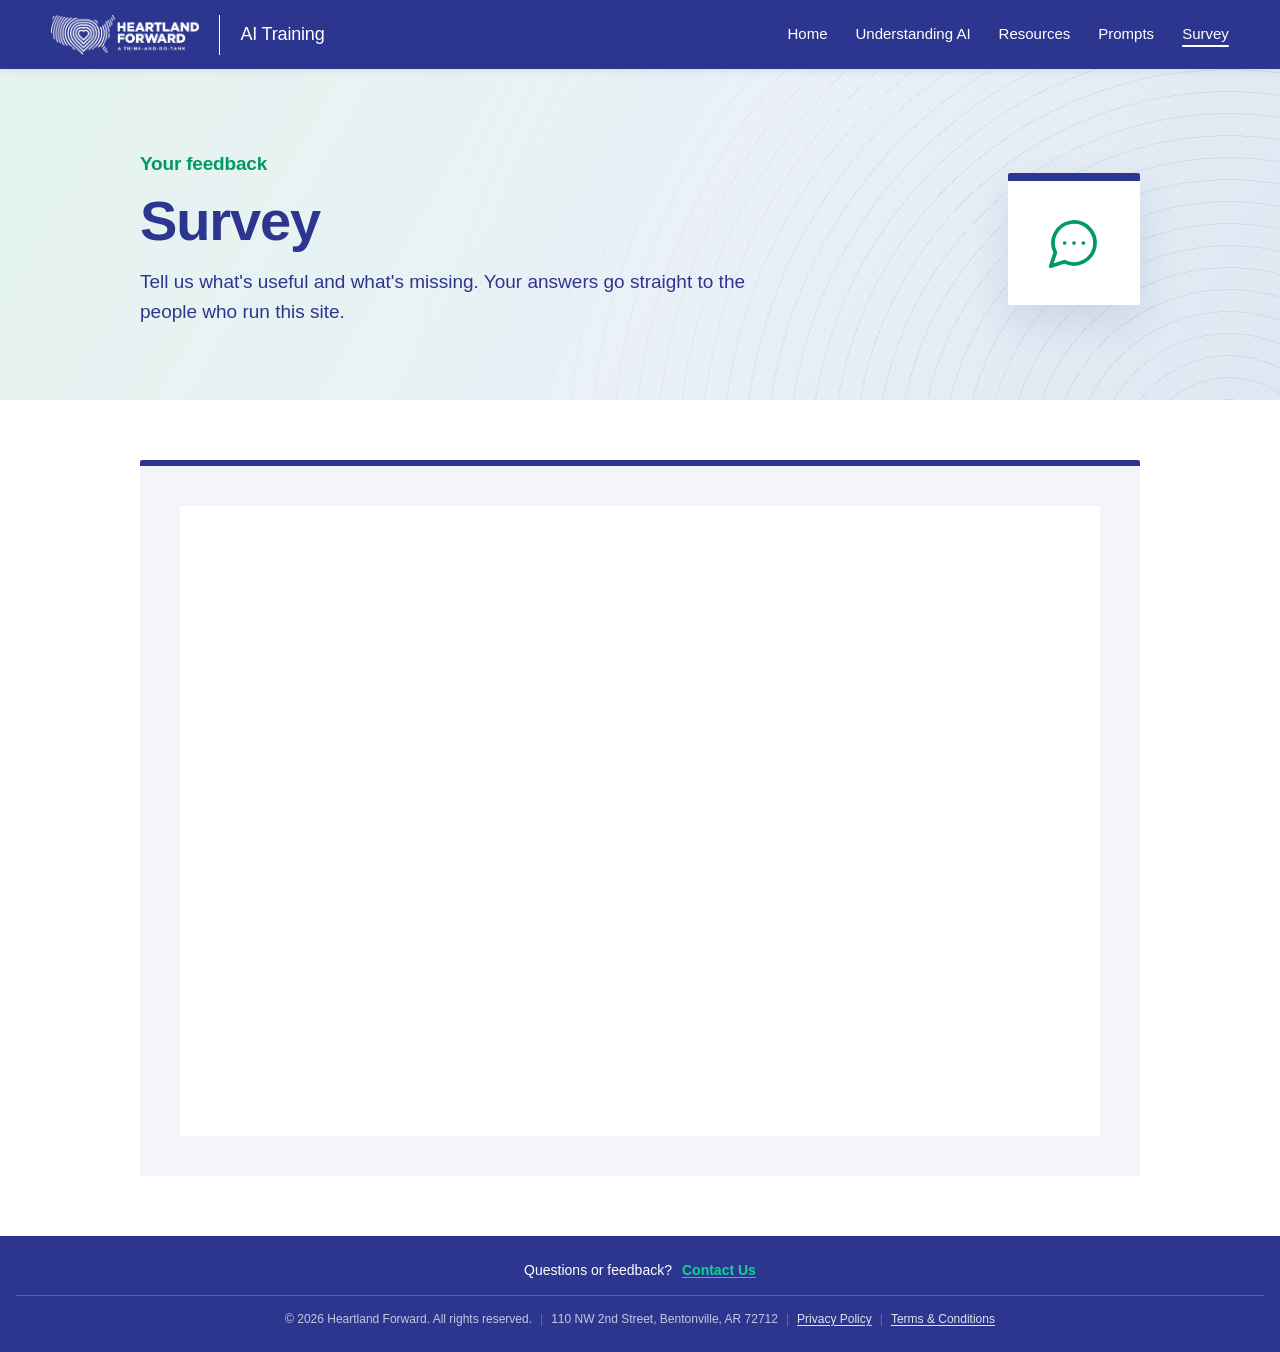
<file: pages/survey.html>
<!DOCTYPE html>
<html lang="en">
<head>
    <meta charset="UTF-8">
    <meta name="viewport" content="width=device-width, initial-scale=1.0">
    <meta name="description" content="Share your feedback on the AI training resources.">
    <title>AI Survey</title>
    <meta name="theme-color" content="#2d368f">
    <!-- Link previews. Crawlers do not run JS and need absolute URLs, so these
         are static. images/og.png is rendered from scripts/og/og-image.html. -->
    <meta property="og:type" content="website">
    <meta property="og:site_name" content="Heartland Forward">
    <meta property="og:title" content="AI Survey">
    <meta property="og:description" content="Share your feedback on the AI training resources.">
    <meta property="og:url" content="https://heartland-forward.github.io/ai-training/pages/survey.html">
    <meta property="og:image" content="https://heartland-forward.github.io/ai-training/images/og.png">
    <meta property="og:image:width" content="1200">
    <meta property="og:image:height" content="630">
    <meta property="og:image:alt" content="Best Practices for Using AI: AI training for rootEd advisors, from Heartland Forward">
    <meta name="twitter:card" content="summary_large_image">
    <meta name="twitter:title" content="AI Survey">
    <meta name="twitter:description" content="Share your feedback on the AI training resources.">
    <meta name="twitter:image" content="https://heartland-forward.github.io/ai-training/images/og.png">
    <link rel="stylesheet" href="../css/tokens.css">
    <link rel="stylesheet" href="../css/base.css">
    <link rel="stylesheet" href="../css/shared.css">
    <link rel="stylesheet" href="../css/footer.css">
    <link rel="stylesheet" href="../css/style.css">
    <link rel="icon" href="../images/branding/hf-logo.svg" type="image/svg+xml">
    <script src="../js/header.js"></script>
    <script src="../js/motion.js"></script>
</head>
<body>
    <main>
        <header class="page-masthead">
            <div class="page-masthead-inner">
                <div class="page-masthead-text">
                    <span class="masthead-eyebrow">Your feedback</span>
                    <h1>Survey</h1>
                    <p>Tell us what's useful and what's missing. Your answers go straight to the people who run this site.</p>
                </div>
                <span class="masthead-icon" aria-hidden="true"><svg class="icon" viewBox="0 0 24 24" aria-hidden="true" focusable="false"><path d="M7.9 20A9 9 0 1 0 4 16.1L2 22Z"/><path d="M8 12h.01"/><path d="M12 12h.01"/><path d="M16 12h.01"/></svg></span>
            </div>
        </header>

        <section class="summary-section">
            <div class="container">

                <div class="chart-card">
                    <iframe class="airtable-embed" src="https://airtable.com/embed/app2EIVRNDusIgdFf/pagh3WkXqY7Y3ChA1/form" frameborder="0" onmousewheel="" title="AI training feedback survey"></iframe>
                </div>
            </div>
        </section>
    </main>
    <footer class="dashboard-footer">
      <div class="footer-content">
        <span>Questions or feedback?</span>
        <a href="mailto:wtrolinger@heartlandforward.org,crews@heartlandforward.org?subject=AI%20Training%20Inquiry" class="footer-email-link">Contact Us</a>
      </div>
      <div class="footer-legal">
        <span>&copy; 2026 Heartland Forward. All rights reserved.</span>
        <span class="footer-separator">|</span>
        <span>110 NW 2nd Street, Bentonville, AR 72712</span>
        <span class="footer-separator">|</span>
        <a href="https://heartlandforward.org/privacy-policy/" target="_blank" rel="noopener">Privacy Policy</a>
        <span class="footer-separator">|</span>
        <a href="https://heartlandforward.org/terms-conditions/" target="_blank" rel="noopener">Terms &amp; Conditions</a>
      </div>
    </footer>
</body>
</html>
</file>
<file: css/tokens.css>
/*
 * Design tokens, after the MRI design system.
 *
 * Copied from the :root block at the top of skilled-workforce's css/main.css
 * (PR #372), which took them from the MRI homepage. App-specific tokens
 * there (map and occupation-bar offsets) are left out. Light mode only: the
 * MRI has no dark theme, so this site has none either.
 */
:root {
  /* Heartland Forward's blue, as used across heartlandforward.org and in the
     logo. (MRI and skilled-workforce use the darker #243269.) */
  --navy: #2d368f;
  --navy-dark: #232a72;
  --green: #019966;
  /* Text-safe green: #019966 is 3.65:1 on white, under AA for body text */
  --green-text: #007b52;
  --green-tint: #e6f5f0;
  --green-light: #10b981;
  --text: #2d368f;
  /* Darkened from MRI's #7c84a5 (3.7:1 on white) to pass AA: 5.2:1 on
     white, 4.8:1 on --panel */
  --text-muted: #636b8f;
  --text-light: #4d5a86;
  --border: #e2e4ea;
  --rule: #dcdfe7;
  --rule-strong: #adb2c7;
  --bg: #ffffff;
  --bg-card: #ffffff;
  /* Gray ground under the content cards, and the light pill fill */
  --page-gray: #e9eaf0;
  /* Light panel fill: tiles and panels that sit on a white card */
  --panel: #f4f5f7;
  /* Tab and pill control at rest, and its hover */
  --tab: #dee0e9;
  --tab-hover: #cfd3e0;
  /* Hierarchy comes from hairlines, not shadows */
  --shadow-menu: 0 6px 18px rgba(45, 54, 143, 0.12);
  --radius: 12px;
  --radius-control: 8px;
  --radius-sm: 4px;
  --radius-badge: 100px;
  --font: Arial, 'Helvetica Neue', Helvetica, sans-serif;
  --font-mono: ui-monospace, SFMono-Regular, Menlo, monospace;
  /* Nothing in the design renders under 12px */
  --text-floor: 0.75rem;
  /* Section cards: interior padding and the gray band's side gutter */
  --card-pad: 40px;
  --band-gutter: clamp(16px, 4vw, 60px);
  /* One width for every section card, as in MRI */
  --card-max: 1000px;
  /* MRI draws the header at 69px at every width */
  --nav-height: 69px;

  /* ---- Site additions (not in MRI) ----
     Each text pair below is checked to 4.5:1 or better. */
  /* Navy-tinted panel for "heads-up" callouts: navy text is about 9:1 on it.
     (Avoid --text-muted on --page-gray: 4.34:1 fails AA; use --text-light.) */
  --navy-tint: #eef0f6;
  /* Caution and stop colors for the safe-to-paste guide. The -text values
     pass AA on white and on their tints; the plain values are borders only. */
  --amber: #d97706;
  --amber-text: #92400e;
  --amber-tint: #fdf3e2;
  --red: #dc2626;
  --red-text: #a61b1b;
  --red-tint: #fcebeb;
  /* Motion: short and quiet, and turned off for reduced-motion users */
  --dur: 180ms;
  --ease: cubic-bezier(0.2, 0.7, 0.3, 1);
  /* Heartland Forward panels: their light blue tint behind cards (their site
     uses #2d368f at 5% to 8% on white). Navy text is 9.4:1 on --hf-panel. */
  --hf-panel: #f4f5fa;
  --hf-panel-hover: #ebedf6;
  /* The soft wash behind page headers, after their featured panels */
  --hf-wash: linear-gradient(120deg, #e5f4ee 0%, #eaf0f7 55%, #dde8f2 100%);
  /* Width of the "On this page" sidebar on long pages */
  --toc-width: 236px;
}
</file>
<file: css/base.css>
* {
  box-sizing: border-box;
  margin: 0;
  padding: 0;
}

:root {
  font-family: var(--font);
  line-height: 1.5;
  font-weight: 400;
  color: #243269;
  background-color: #ffffff;
  font-synthesis: none;
  text-rendering: optimizeLegibility;
  -webkit-font-smoothing: antialiased;
  -moz-osx-font-smoothing: grayscale;
}

body {
  min-height: 100vh;
  max-width: 100%;
  overflow-x: hidden;
}

#root {
  min-height: 100vh;
  width: 100%;
  max-width: 100%;
  overflow-x: hidden;
}

.app {
  padding: 2rem;
}

h1 {
  font-size: 2rem;
  margin-bottom: 1rem;
  color: #1e3a5f;
}

.location-container {
  background: white;
  padding: 32px;
  border-radius: 12px;
  box-shadow: 0 8px 32px rgba(0, 0, 0, 0.12);
  border: 1px solid #e2e8f0;
  max-width: 1200px;
  width: 95vw;
  text-align: center;
}

.location-title {
  font-family: var(--font);
  font-size: 24px;
  font-weight: 700;
  color: #243269;
  margin-bottom: 8px;
  text-align: center;
}

.location-screen {
  min-height: 100vh;
  background: linear-gradient(135deg, #f8fafc 0%, #f1f5f9 100%);
  display: flex;
  flex-direction: column;
  align-items: center;
  padding: 40px 20px;
}

.logo-container {
  margin-bottom: 32px;
  text-align: center;
}

.logo-container img {
  max-width: 100%;
  height: auto;
  width: 300px;
}

.dropdown-container {
  margin: 24px 0;
  text-align: center;
}

.location-dropdown {
  font-family: var(--font);
  font-size: 14px;
  padding: 10px 16px;
  border: 2px solid #e2e8f0;
  border-radius: 8px;
  background: white;
  color: #243269;
  cursor: pointer;
  transition: border-color 0.1s, box-shadow 0.1s;
  min-width: 250px;
}

.location-dropdown:hover {
  border-color: #cbd5e1;
}

.location-dropdown:focus {
  outline: none;
  border-color: #10b981;
  box-shadow: 0 0 0 3px rgba(16, 185, 129, 0.1);
}

.selected-location {
  text-align: center;
  margin-top: 16px;
  color: #64748b;
}

/* Section Loader for lazy-loaded components */
.section-loader {
  display: flex;
  justify-content: center;
  align-items: center;
  min-height: 300px;
  background: white;
  border-radius: 12px;
  margin: 20px 0;
}

.section-loader-spinner {
  width: 40px;
  height: 40px;
  border: 3px solid #e2e8f0;
  border-top-color: #10b981;
  border-radius: 50%;
  animation: section-spin 0.8s linear infinite;
}

@keyframes section-spin {
  to {
    transform: rotate(360deg);
  }
}

/* Dashboard Loading Overlay */
.dashboard-loading-overlay {
  position: fixed;
  top: 0;
  left: 0;
  right: 0;
  bottom: 0;
  background: rgba(255, 255, 255, 0.8);
  display: flex;
  align-items: center;
  justify-content: center;
  z-index: 9999;
  backdrop-filter: blur(2px);
  transition: opacity 0.3s ease;
}

.dashboard-loading-overlay.fade-out {
  opacity: 0;
}

.dashboard-loading-modal {
  text-align: center;
  padding: 40px 60px;
  background: white;
  border-radius: 16px;
  box-shadow: 0 4px 24px rgba(0, 0, 0, 0.12);
  color: #475569;
  font-family: system-ui, -apple-system, sans-serif;
  font-size: 15px;
  font-weight: 500;
}

/* Login Page (Clerk SignIn component wrapper) */
.login-page {
  min-height: 100dvh;
  height: 100dvh;
  display: flex;
  align-items: center;
  justify-content: center;
  background: #f5f7fa;
  width: 100%;
  max-width: 100%;
  overflow-x: hidden;
  overflow-y: hidden;
  padding-top: max(20px, env(safe-area-inset-top));
  padding-right: max(20px, env(safe-area-inset-right));
  padding-bottom: max(20px, env(safe-area-inset-bottom));
  padding-left: max(20px, env(safe-area-inset-left));
}

.login-page > * {
  width: min(100%, 28rem);
  max-width: min(28rem, calc(100vw - 40px));
  min-width: 0;
}

@media (max-width: 640px) {
  .login-page {
    padding-top: max(16px, env(safe-area-inset-top));
    padding-right: max(16px, env(safe-area-inset-right));
    padding-bottom: max(16px, env(safe-area-inset-bottom));
    padding-left: max(16px, env(safe-area-inset-left));
  }
}

@media (max-height: 620px) {
  .login-page {
    align-items: flex-start;
    overflow-y: auto;
  }
}
</file>
<file: css/shared.css>
/* Shared Dashboard Styles */
/* Used across all pillar sections (Regional, Health, Talent) */

.container {
  max-width: 960px;
  margin: 0 auto;
  padding: 0 38px;
}

.pillar-section {
  border-top: 1px solid #e2e8f0;
  padding-top: 112px;
  padding-bottom: 64px;
}

.pillar-header {
  display: flex;
  align-items: flex-start;
  margin-bottom: 64px;
  gap: 26px;
  padding-bottom: 32px;
}

.pillar-header-content {
  flex: 1;
  padding-top: 6px;
}

.pillar-header-top {
  display: flex;
  justify-content: space-between;
  align-items: flex-start;
  margin-bottom: 8px;
}

.pillar-header h2 {
  font-family: var(--font);
  font-size: 2rem;
  font-weight: 700;
  color: #243269;
  margin: 0;
  letter-spacing: -0.02em;
  line-height: 1.2;
}

.pillar-header p {
  font-family: var(--font);
  font-size: 0.9rem;
  max-width: 480px;
  line-height: 1.6;
  margin: 0;
}

.heartland-badge {
  opacity: 0.6;
  font-family: var(--font);
  font-size: 10px;
  font-weight: 600;
  color: #019966;
  background: rgba(1, 153, 102, 0.1);
  padding: 4px 8px;
  border-radius: 12px;
  white-space: nowrap;
}

/* Metrics Section */
.metrics-section {
  margin-bottom: 48px;
  clear: both;
  padding: 16px 0;
  contain: layout style;
}

.metrics-section-header {
  display: flex;
  justify-content: space-between;
  align-items: center;
  margin-bottom: 32px;
  padding-bottom: 19px;
  border-bottom: 2px solid #e2e8f0;
  position: relative;
  cursor: pointer;
  user-select: none;
}

.metrics-section-header::after {
  content: '';
  position: absolute;
  bottom: -2px;
  left: 0;
  width: 48px;
  height: 2px;
  background: #019966;
}

.metrics-section-header:hover {
  opacity: 0.8;
}

.metrics-section h3 {
  font-family: var(--font);
  font-size: 1.2rem;
  font-weight: 600;
  margin: 0;
  color: #1a1a1a;
}

.metrics-section-content {
  overflow: visible;
  transition: opacity 0.3s ease-out;
  content-visibility: auto;
  contain-intrinsic-size: auto 800px;
}

/* Temporarily disable content-visibility during window resize so the browser
   discards stale cached heights and remeasures on next scroll. */
.cv-invalidate .metrics-section-content,
.cv-invalidate .chart-wrapper,
.cv-invalidate .chart-container {
  content-visibility: visible;
}

.metrics-section.collapsed .metrics-section-content {
  height: 0;
  opacity: 0;
  overflow: hidden;
}

/* Section Header Actions */
.section-header-actions {
  display: flex;
  align-items: center;
  gap: 16px;
  flex-shrink: 0;
}

.section-toggle-icon {
  width: 19px;
  height: 19px;
  display: flex;
  align-items: center;
  justify-content: center;
  transition: transform 0.15s ease;
}

.section-toggle-icon::before {
  content: '';
  width: 6px;
  height: 6px;
  border-right: 2px solid #64748b;
  border-bottom: 2px solid #64748b;
  transform: rotate(45deg);
  transition: transform 0.15s ease;
}

.metrics-section.collapsed .section-toggle-icon::before {
  transform: rotate(-135deg);
}

/* Export Button */
.export-button {
  display: flex;
  align-items: center;
  gap: 6px;
  background: transparent;
  border: none;
  color: #019966;
  font-family: var(--font);
  font-size: 0.7rem;
  font-weight: 500;
  padding: 6px 10px;
  cursor: pointer;
  border-radius: 5px;
  transition: background-color 0.1s ease, color 0.1s ease, transform 0.1s ease;
  flex-shrink: 0;
}

.export-button:hover {
  background: rgba(1, 153, 102, 0.1);
  color: #017a52;
}

.export-button:active {
  transform: scale(0.98);
}

.export-button svg {
  width: 14px;
  height: 14px;
}

/* Favorite Button */
.favorite-button {
  display: flex;
  align-items: center;
  justify-content: center;
  background: transparent;
  border: none;
  color: #94a3b8;
  padding: 6px;
  cursor: pointer;
  border-radius: 5px;
  transition: background-color 0.1s ease, color 0.1s ease, transform 0.1s ease;
  flex-shrink: 0;
}

.favorite-button:hover {
  background: rgba(16, 185, 129, 0.1);
  color: #10b981;
}

.favorite-button:active {
  transform: scale(0.95);
}

.favorite-button.favorited {
  color: #10b981;
}

.favorite-button.favorited:hover {
  background: rgba(16, 185, 129, 0.15);
  color: #059669;
}

.favorite-button svg {
  width: 18px;
  height: 18px;
}

/* Chart Container with Sidebar */
.chart-container {
  display: grid;
  grid-template-columns: 2fr 1fr;
  gap: 32px;
  align-items: stretch;
  margin-top: 32px;
  content-visibility: auto;
  contain-intrinsic-size: auto 400px;
  margin-bottom: 48px;
}

/* Chart Card */
.chart-card {
  background: white;
  border: 1px solid #e2e8f0;
  border-radius: 10px;
  position: relative;
  box-shadow: 0 2px 3px rgba(0, 0, 0, 0.04);
  height: auto;
  padding: 26px 26px 32px 26px;
  margin-bottom: 19px;
  display: flex;
  flex-direction: column;
  contain: style;
  min-width: 0;
}

.chart-card:hover {
  transform: translateY(-1px);
  box-shadow: 0 5px 16px rgba(0, 0, 0, 0.08);
  transition: transform 0.15s ease, box-shadow 0.15s ease;
}

.chart-card h4 {
  font-size: 0.9rem;
  font-weight: 600;
  margin-bottom: 19px;
  color: #1a1a1a;
}

/* Chart cards inside grid container */
.chart-container .chart-card {
  margin-bottom: 0;
}

.chart-container .chart-card .chart-canvas-wrapper {
  flex: 1;
  min-height: 280px;
}

/* Metrics Sidebar */
.metrics-sidebar {
  display: flex;
  flex-direction: column;
  gap: 19px;
  min-width: 0;
}

.metric-item {
  background: linear-gradient(135deg, #ffffff 0%, #f8fafc 100%);
  padding: 22px 19px;
  border: 1px solid #e2e8f0;
  border-radius: 10px;
  display: flex;
  flex-direction: column;
  justify-content: center;
  min-height: 96px;
  position: relative;
  box-shadow: 0 2px 3px rgba(0, 0, 0, 0.04);
  overflow: hidden;
  contain: layout style paint;
  min-width: 0;
}

.metric-item:has(.metric-info-inline) {
  overflow: visible;
  contain: none;
}

.metric-item:hover {
  transform: translateY(-2px);
  box-shadow: 0 6px 20px rgba(0, 0, 0, 0.12);
  border-color: #cbd5e1;
  transition: transform 0.15s ease, box-shadow 0.15s ease, border-color 0.15s ease;
}

.metric-value {
  font-size: 1.8rem;
  font-weight: 800;
  color: #0f172a;
  display: block;
  line-height: 1.1;
  margin-bottom: 6px;
  background: linear-gradient(135deg, #1e293b 0%, #334155 100%);
  -webkit-background-clip: text;
  -webkit-text-fill-color: transparent;
  background-clip: text;
}

.metric-label {
  font-size: 0.7rem;
  color: #475569;
  text-transform: uppercase;
  letter-spacing: 0.08em;
  font-weight: 600;
  margin: 0 0 5px 0;
  display: block;
  line-height: 1.3;
  white-space: normal;
  overflow-wrap: anywhere;
  word-break: break-word;
}

.metric-change {
  font-size: 0.65rem;
  font-weight: 600;
  padding: 3px 6px;
  border-radius: 5px;
  display: inline-flex;
  align-items: center;
  letter-spacing: 0.025em;
  position: relative;
}

.metric-change.positive {
  color: #047857;
  background: rgba(16, 185, 129, 0.1);
  border: 1px solid rgba(16, 185, 129, 0.2);
}

.metric-change.positive::before {
  content: '\2197';
  margin-right: 3px;
  font-weight: 700;
}

.metric-change.negative {
  color: #dc2626;
  background: rgba(239, 68, 68, 0.1);
  border: 1px solid rgba(239, 68, 68, 0.2);
}

.metric-change.negative::before {
  content: '\2198';
  margin-right: 3px;
  font-weight: 700;
}

.metric-change.neutral {
  color: #64748b;
  background: rgba(100, 116, 139, 0.1);
  border: 1px solid rgba(100, 116, 139, 0.2);
}

.metric-change.neutral::before {
  content: '\2192';
  margin-right: 3px;
  font-weight: 700;
}

.metric-change.warning {
  color: #d97706;
  background: rgba(245, 158, 11, 0.1);
  border: 1px solid rgba(245, 158, 11, 0.2);
}

.metric-change.warning::before {
  content: '\26A0';
  margin-right: 3px;
  font-weight: 700;
}

/* Comparison indicators (checkmark instead of arrow for benchmark comparisons) */
.metric-change.comparison.positive::before {
  content: '\2714';
}

/* Demographics Dual Chart Layout */
.demographics-dual-chart {
  display: flex;
  flex-direction: column;
  gap: 48px;
}

.demographics-chart-block {
  display: flex;
  flex-direction: column;
}

.chart-header-with-toggle {
  display: flex;
  justify-content: space-between;
  align-items: center;
  margin-bottom: 19px;
  padding-right: 32px;
}

.chart-header-with-toggle h4 {
  font-size: 0.9rem;
  font-weight: 600;
  color: #1a1a1a;
  margin-bottom: 0;
}

/* Year Selector */
.year-selector {
  display: flex;
  align-items: center;
  gap: 6px;
  font-size: 0.7rem;
  margin-bottom: 6px;
}

.year-selector label {
  color: #64748b;
  font-weight: 500;
}

.year-selector select {
  padding: 5px 10px;
  border: 1px solid #d1d5db;
  border-radius: 5px;
  background: white;
  font-size: 0.7rem;
  color: #374151;
  cursor: pointer;
}

.year-selector select:focus {
  outline: none;
  border-color: #3b82f6;
  box-shadow: 0 0 0 2px rgba(59, 130, 246, 0.1);
}

/* Time Range Preset Buttons */
.time-range-selector {
  display: inline-flex;
  border: 1px solid #e2e8f0;
  border-radius: 5px;
  overflow: hidden;
}

.time-range-btn {
  padding: 4px 10px;
  border: none;
  border-right: 1px solid #e2e8f0;
  background: #f8fafc;
  color: #64748b;
  font-size: 0.7rem;
  font-weight: 500;
  cursor: pointer;
  transition: background-color 0.15s, color 0.15s;
  font-family: inherit;
}

.time-range-btn:last-child {
  border-right: none;
}

.time-range-btn:hover:not(.active) {
  background: #e2e8f0;
  color: #243269;
}

.time-range-btn.active {
  background: #019966;
  color: white;
}

.chart-selectors {
  display: flex;
  align-items: center;
  gap: 16px;
  flex-shrink: 0;
}

.race-selector {
  display: flex;
  align-items: center;
  gap: 6px;
  font-size: 0.7rem;
  margin-bottom: 6px;
}

.race-selector label {
  color: #64748b;
  font-weight: 500;
}

.race-selector select {
  padding: 5px 10px;
  border: 1px solid #d1d5db;
  border-radius: 5px;
  background: white;
  font-size: 0.7rem;
  color: #374151;
  cursor: pointer;
}

.race-selector select:focus {
  outline: none;
  border-color: #3b82f6;
  box-shadow: 0 0 0 2px rgba(59, 130, 246, 0.1);
}

/* Demographics Metrics Grid (below chart layout) */
.demographics-metrics-grid {
  display: grid;
  grid-template-columns: repeat(3, 1fr);
  gap: 19px;
  margin-top: 26px;
}

.demographics-metrics-grid.metrics-grid-columns-1 {
  grid-template-columns: 1fr;
}

.demographics-metrics-grid.metrics-grid-columns-2 {
  grid-template-columns: repeat(2, 1fr);
}

.demographics-metrics-grid.metrics-grid-columns-3 {
  grid-template-columns: repeat(3, 1fr);
}

.demographics-metrics-grid .metric-item {
  min-height: auto;
  justify-content: flex-start;
  overflow: visible;
}

/* Responsive */
@media (max-width: 768px) {
  .container {
    padding: 0 20px;
  }

  .chart-container {
    grid-template-columns: 1fr;
    gap: 18px;
    margin-top: 24px;
    margin-bottom: 32px;
  }

  .metrics-sidebar {
    flex-direction: row;
    flex-wrap: wrap;
    gap: 12px;
  }

  .metric-item {
    flex: 1 1 calc(50% - 6px);
    min-width: 140px;
  }

  .pillar-section {
    padding-top: 48px;
    padding-bottom: 48px;
  }

  .pillar-header {
    flex-direction: column;
    gap: 16px;
    margin-bottom: 32px;
  }

  .pillar-header h2 {
    font-size: 1.5rem;
  }

  .pillar-header-top {
    flex-direction: column;
    gap: 8px;
  }

  .metrics-section {
    margin-bottom: 32px;
  }

  .metrics-section-header {
    align-items: flex-start;
    gap: 12px;
  }

  .demographics-metrics-grid {
    grid-template-columns: repeat(2, 1fr);
  }
}

@media (max-width: 640px) {
  .container {
    padding: 0 16px;
  }

  .demographics-dual-chart {
    gap: 28px;
  }

  .demographics-chart-block {
    gap: 0;
  }

  .chart-header-with-toggle {
    flex-direction: column;
    align-items: flex-start;
    gap: 10px;
    margin-bottom: 14px;
    padding-right: 0;
  }

  .chart-header-with-toggle h4 {
    width: 100%;
    line-height: 1.35;
    padding-right: 32px;
  }

  .metrics-section-header {
    flex-direction: row;
    align-items: center;
    margin-bottom: 24px;
    padding-bottom: 14px;
  }

  .section-header-actions {
    justify-content: flex-end;
    width: auto;
  }

  .chart-card {
    padding: 18px 18px 22px;
    margin-bottom: 16px;
  }

  .chart-selectors {
    width: 100%;
    flex-direction: column;
    align-items: stretch;
    gap: 10px;
  }

  .chart-selectors .year-selector,
  .chart-selectors .race-selector {
    width: 100%;
    margin-bottom: 0;
  }

  .chart-selectors .year-selector > .chart-selector,
  .chart-selectors .year-selector > .app-select,
  .chart-selectors .year-selector > select,
  .chart-selectors .race-selector > .chart-selector,
  .chart-selectors .race-selector > .app-select,
  .chart-selectors .race-selector > select {
    width: 100%;
  }

  .chart-container .chart-card .chart-canvas-wrapper {
    min-height: 240px;
  }

  .metrics-sidebar {
    flex-direction: column;
    flex-wrap: nowrap;
    gap: 10px;
  }

  .metric-item {
    flex: 1 1 auto;
    min-width: 0;
    min-height: auto;
    padding: 16px 14px;
  }
}

@media (max-width: 480px) {
  .demographics-metrics-grid,
  .demographics-metrics-grid.metrics-grid-columns-2,
  .demographics-metrics-grid.metrics-grid-columns-3 {
    grid-template-columns: 1fr;
  }

  .pillar-header h2 {
    font-size: 1.25rem;
  }

  .pillar-header p {
    font-size: 0.85rem;
  }

  .metrics-section h3 {
    font-size: 1rem;
  }

  .chart-card {
    padding: 16px;
  }
}
</file>
<file: css/footer.css>
/* Dashboard Footer */
.dashboard-footer {
  background: #243269;
  padding: 24px 16px calc(24px + env(safe-area-inset-bottom, 0px));
  text-align: center;
  position: relative;
  z-index: 10;
}

.footer-content {
  display: flex;
  justify-content: center;
  align-items: center;
  gap: 10px;
  flex-wrap: wrap;
  font-family: var(--font);
  font-size: 14px;
  line-height: 1.5;
  color: #fff;
}

/* Plain white underlined link, as in the MRI footer */
.footer-email-link {
  color: #fff;
  font-weight: 700;
  text-decoration: underline;
  text-underline-offset: 2px;
  cursor: pointer;
}

.footer-email-link:hover {
  text-decoration-thickness: 2px;
}

.dashboard-footer a:focus-visible {
  outline: 2px solid #fff;
  outline-offset: 2px;
}

/* One-line analytics transparency note; sits between contact and legal rows */
.footer-privacy-note {
  text-align: center;
  margin-top: 12px;
  font-family: var(--font);
  font-size: 12px;
  color: rgba(255, 255, 255, 0.72);
}

.footer-legal {
  display: flex;
  justify-content: center;
  align-items: center;
  gap: 8px;
  flex-wrap: wrap;
  margin-top: 14px;
  padding-top: 14px;
  border-top: 1px solid rgba(255, 255, 255, 0.2);
  font-family: var(--font);
  font-size: 12px;
  color: rgba(255, 255, 255, 0.72);
}

.footer-legal a {
  color: rgba(255, 255, 255, 0.85);
  text-decoration: underline;
  text-underline-offset: 2px;
  transition: color 0.1s ease;
}

.footer-legal a:hover {
  color: #fff;
}

.footer-separator {
  color: rgba(255, 255, 255, 0.25);
}

@media (max-width: 480px) {
  .footer-content {
    flex-direction: column;
    gap: 13px;
  }

  .footer-legal {
    flex-direction: column;
    gap: 6px;
  }

  .footer-separator {
    display: none;
  }
}


/* Non-blocking analytics disclosure bar, dismissible; sits above the footer
   in document flow on first visit and never overlays content */
.privacy-notice {
  display: flex;
  justify-content: center;
  align-items: center;
  gap: 14px;
  flex-wrap: wrap;
  padding: 10px 20px;
  background: #eef1f7;
  border-top: 1px solid #dde3ec;
  font-family: var(--font);
  font-size: 0.78rem;
  color: #3d4c5c;
}

.privacy-notice a {
  color: #0d9463;
}

.privacy-notice button {
  border: 1px solid #b9c3d2;
  background: #ffffff;
  color: #213547;
  border-radius: 6px;
  padding: 3px 14px;
  font-size: 0.78rem;
  cursor: pointer;
}

.privacy-notice button:hover {
  background: #f2f5f9;
}
</file>
<file: css/style.css>
/* ============================================
   AI TRAINING: APP LAYER

   The look follows the MRI design system, as ported to plain CSS by
   skilled-workforce (PR #372): Arial, navy text on a white page, flat
   cards, a 12px type floor, green focus rings, a flat navy header and
   footer, and white section cards on a gray band.

   tokens.css holds the values. base.css, shared.css, and footer.css are
   copied verbatim from skilled-workforce so they stay diffable; anything
   this site needs on top of them lives here.
   ============================================ */

/* ============================================
   PAGE
   ============================================ */

body {
  background: var(--bg);
  color: var(--text);
  font-family: var(--font);
  display: flex;
  flex-direction: column;
  min-height: 100vh;
}

/* Gray under everything so two bands meeting on a fractional pixel never
   antialias into a visible seam. Mastheads paint their own white. */
main {
  flex: 1;
  background: var(--page-gray);
}

/* MRI focus ring: a green outline, never a glow. Navy surfaces override
   it to white. */
:focus-visible {
  outline: 2px solid var(--green-text);
  outline-offset: 2px;
}

/* ============================================
   HEADER
   Flat navy bar after the MRI AppHeader: logo, a hairline divider, and the
   site name on the left; the page nav on the right.
   ============================================ */

.hf-header {
  background: var(--navy);
  color: #fff;
  box-shadow: 0 4px 5px rgba(0, 0, 0, 0.05);
  position: relative;
  z-index: 1000;
}

.hf-header-container {
  min-height: var(--nav-height);
  padding: 0 var(--band-gutter);
  display: flex;
  justify-content: space-between;
  align-items: center;
  gap: 16px;
}

.hf-header-left {
  display: flex;
  align-items: center;
  gap: 20px;
}

.hf-logo-link {
  display: block;
}

.hf-logo {
  display: block;
  height: 40px;
  width: auto;
}

.hf-header-divider {
  width: 1px;
  height: 40px;
  background: #fff;
}

.hf-site-title {
  white-space: nowrap;
  font-size: 18px;
  font-weight: 400;
  letter-spacing: -0.01em;
  color: #fff;
}

.hf-nav {
  display: flex;
  gap: 28px;
  align-items: center;
}

.hf-nav-link {
  white-space: nowrap;
  color: #fff;
  text-decoration: none;
  font-size: 15px;
  font-weight: 400;
  text-underline-offset: 6px;
}

.hf-nav-link:hover {
  text-decoration: underline;
}

/* Underline only: bolding the active link would widen it and shift the
   nav between pages */
.hf-nav-link-active {
  text-decoration: underline;
  text-decoration-thickness: 2px;
}

.hf-header a:focus-visible,
.hf-header button:focus-visible {
  outline-color: #fff;
}

.hf-menu-btn {
  display: none;
  background: none;
  border: none;
  cursor: pointer;
  padding: 8px;
  z-index: 1001;
}

.hf-menu-btn svg {
  display: block;
  width: 24px;
  height: 24px;
  color: #fff;
}

/* The logo, title, and five links need about 830px, so the menu button
   takes over at 900px rather than at the 768px content breakpoint */
@media (max-width: 900px) {
  .hf-logo {
    height: 30px;
  }

  .hf-header-divider {
    display: none;
  }

  .hf-site-title {
    font-size: 15px;
  }

  .hf-menu-btn {
    display: block;
  }

  .hf-nav {
    position: fixed;
    top: 0;
    right: -100%;
    width: 70%;
    max-width: 280px;
    height: 100vh;
    background: var(--navy);
    flex-direction: column;
    align-items: flex-start;
    padding: 88px 32px 32px;
    gap: 24px;
    z-index: 1000;
    /* Hidden while closed so its links leave the tab order. The visibility
       change waits out the slide so the panel still animates shut. */
    visibility: hidden;
    transition: right 0.3s ease, visibility 0s linear 0.3s;
  }

  .hf-nav.open {
    right: 0;
    visibility: visible;
    transition: right 0.3s ease;
  }

  .hf-nav-link {
    font-size: 16px;
  }

  .hf-menu-overlay {
    display: none;
    position: fixed;
    inset: 0;
    background: rgba(0, 0, 0, 0.5);
    z-index: 999;
  }

  .hf-menu-overlay.open {
    display: block;
  }
}

/* ============================================
   LANDING (index.html)
   MRI masthead: logo over a large title, a navy lead, and the tracked-caps
   cue over a down arrow.
   ============================================ */

.landing-page-section {
  background: var(--bg);
  display: flex;
  flex-direction: column;
  align-items: center;
  text-align: center;
  padding: clamp(32px, 9dvh, 81px) var(--band-gutter) 46px;
}

.landing-page-logo img {
  display: block;
  width: 371px;
  max-width: 80%;
  height: auto;
  margin: 0 auto clamp(28px, 6dvh, 60px);
}

.landing-page-title {
  max-width: 872px;
  font-size: clamp(2.2rem, 4.5vw, 64px);
  font-weight: 700;
  line-height: 1;
  letter-spacing: -0.02em;
  color: var(--navy);
  margin: 0 auto 20px;
  text-wrap: balance;
}

.landing-page-subtitle {
  max-width: 773px;
  font-size: clamp(1.05rem, 1.7vw, 24px);
  line-height: 1.5;
  color: var(--navy);
  margin: 0 auto;
}

.scroll-indicator {
  display: flex;
  flex-direction: column;
  align-items: center;
  gap: 8px;
  margin-top: 48px;
  font-size: var(--text-floor);
  font-weight: 700;
  letter-spacing: 1.2px;
  text-transform: uppercase;
  color: var(--navy);
}

.scroll-arrow {
  width: 18px;
  height: 18px;
}

/* ============================================
   PAGE MASTHEAD (content pages)
   The page title on white, above the gray band.
   ============================================ */

.page-masthead {
  background: var(--bg);
  padding: clamp(40px, 7dvh, 72px) var(--band-gutter) 48px;
  text-align: center;
}

.page-masthead h1 {
  max-width: 872px;
  margin: 0 auto 20px;
  font-size: clamp(2rem, 3.6vw, 48px);
  font-weight: 700;
  line-height: 1.1;
  letter-spacing: -0.02em;
  color: var(--navy);
  text-wrap: balance;
}

.page-masthead p {
  max-width: 773px;
  margin: 0 auto;
  font-size: 18px;
  line-height: 1.5;
  color: var(--navy);
}

/* ============================================
   GRAY BAND AND SECTION CARDS
   MRI section rhythm: one card width, 40px padding, 60px apart, on a gray
   band with 60px above the first card and below the last.
   ============================================ */

.summary-section {
  background: var(--page-gray);
  padding: 60px var(--band-gutter);
}

/* A second band on the same page continues the first rather than adding
   another 60px seam. */
.summary-section + .summary-section {
  padding-top: 0;
}

.summary-section .container {
  max-width: var(--card-max);
  padding: 0;
}

/* Group heading inside a band (index "Start Here", resources "How to Get
   Access"): the MRI section title, left-aligned, on the gray. */
.summary-section .section-header {
  text-align: left;
  margin: 0 0 32px;
}

.summary-section .section-header h2 {
  font-size: 36px;
  font-weight: 400;
  line-height: 1.3;
  color: var(--navy);
  margin: 0 0 12px;
}

.summary-section .section-header p {
  max-width: 720px;
  font-size: 18px;
  line-height: 1.5;
  color: var(--navy);
  margin: 0;
}

.metrics-section,
.chart-card {
  background: var(--bg-card);
  border: none;
  border-radius: var(--radius);
  box-shadow: none;
  padding: var(--card-pad);
  margin: 0 0 60px;
}

.metrics-section:last-child,
.chart-card:last-child {
  margin-bottom: 0;
}

/* shared.css gives chart cards a hover lift; the MRI has none */
.chart-card:hover {
  transform: none;
  box-shadow: none;
}

.chart-card h2,
.chart-card h3 {
  font-size: 28px;
  font-weight: 400;
  line-height: 1.3;
  color: var(--navy);
  margin: 0 0 16px;
}

/* ============================================
   COLLAPSIBLE CARD HEADER
   js/collapsible.js toggles .collapsed on .metrics-section; shared.css
   collapses the content. This replaces the dashboard's underline bar and
   chevron with the MRI title and a green plus/minus.
   ============================================ */

.metrics-section-header {
  display: flex;
  justify-content: space-between;
  align-items: center;
  gap: 24px;
  margin: 0;
  padding: 0;
  border: none;
  border-radius: var(--radius-sm);
}

.metrics-section-header::after {
  display: none;
}

.metrics-section-header:hover {
  opacity: 1;
}

.metrics-section-header h2,
.metrics-section-header h3,
.metrics-section h3 {
  flex: 1;
  margin: 0;
  font-size: 28px;
  font-weight: 400;
  line-height: 1.3;
  letter-spacing: normal;
  color: var(--navy);
}

.metrics-section-header b,
.section-header b {
  font-weight: 700;
}

/* js/collapsible.js wraps each title in this button inside its heading. It
   fills the heading so the whole row, icon included, is the click target. */
.collapsible-trigger {
  display: flex;
  justify-content: space-between;
  align-items: center;
  gap: 24px;
  width: 100%;
  padding: 0;
  border: 0;
  border-radius: var(--radius-sm);
  background: none;
  color: inherit;
  font: inherit;
  letter-spacing: inherit;
  text-align: left;
  cursor: pointer;
}

.collapsible-trigger:focus-visible {
  outline-offset: 6px;
}

.collapsible-trigger:hover .collapsible-label {
  text-decoration: underline;
  text-decoration-thickness: 1px;
  text-underline-offset: 4px;
}

/* Open: minus. Collapsed: plus. Drawn, after the MRI disclosure. */
.section-toggle-icon {
  flex-shrink: 0;
  width: 20px;
  height: 20px;
  color: var(--green-text);
  transition: none;
}

.section-toggle-icon::before {
  content: '';
  width: 20px;
  height: 20px;
  border: 0;
  transform: none;
  transition: none;
  background: linear-gradient(currentColor, currentColor) center / 14px 2px no-repeat;
}

.metrics-section.collapsed .section-toggle-icon::before {
  transform: none;
  background:
    linear-gradient(currentColor, currentColor) center / 14px 2px no-repeat,
    linear-gradient(currentColor, currentColor) center / 2px 14px no-repeat;
}

.metrics-section-content {
  margin-top: 28px;
}

/* shared.css collapses the content to zero height and opacity, which leaves
   its links in the tab order. Hiding it takes them out. */
.metrics-section.collapsed .metrics-section-content {
  margin-top: 0;
  visibility: hidden;
}

/* ============================================
   START HERE TILES (index.html)
   White cards on the band, labelled with a pill.
   ============================================ */

.summary-grid {
  display: grid;
  grid-template-columns: repeat(2, minmax(0, 1fr));
  gap: 30px;
}

.summary-card {
  display: block;
  background: var(--bg-card);
  border-radius: var(--radius);
  padding: var(--card-pad);
  color: var(--text);
  text-decoration: none;
}

.summary-card h3 {
  font-size: 28px;
  font-weight: 700;
  line-height: 1.3;
  color: var(--navy);
  margin: 0 0 12px;
}

.summary-card:hover h3 {
  text-decoration: underline;
  text-decoration-thickness: 2px;
  text-underline-offset: 4px;
}

.summary-score {
  display: inline-block;
  margin: 0 0 16px;
  padding: 4px 12px;
  border-radius: var(--radius-badge);
  background: var(--tab);
  font-size: var(--text-floor);
  font-weight: 700;
  color: var(--navy);
}

.summary-card p {
  font-size: 16px;
  line-height: 1.6;
  color: var(--text);
  margin: 0;
}

.card-link-reset {
  text-decoration: none;
  color: inherit;
}

/* ============================================
   PROSE, LISTS, TABLES
   ============================================ */

.prose-section p,
.prose-section ul,
.prose-section ol {
  font-size: 16px;
  line-height: 1.6;
  color: var(--text);
  margin: 0 0 16px;
}

.prose-section ul,
.prose-section ol {
  padding-left: 22px;
}

.prose-section li {
  margin-bottom: 8px;
}

.prose-section > :last-child {
  margin-bottom: 0;
}

.prose-section strong {
  font-weight: 700;
  color: var(--navy);
}

.prose-section a {
  color: var(--green-text);
  font-weight: 700;
  text-decoration: underline;
  text-underline-offset: 2px;
}

.prose-section a:hover {
  text-decoration-thickness: 2px;
}

.prose-section h4 {
  font-size: 18px;
  font-weight: 700;
  color: var(--navy);
  margin: 28px 0 8px;
}

/* Notes and captions under a table or figure */
.prose-section .text-small,
.prose-section .text-muted {
  font-size: 14px;
  line-height: 1.5;
  color: var(--text-muted);
}

.prose-section .text-muted strong,
.prose-section .text-small strong {
  color: var(--text-muted);
}

.prose-section code {
  font-family: var(--font-mono);
  font-size: 0.875em;
  background: var(--panel);
  border-radius: var(--radius-sm);
  padding: 1px 5px;
  color: var(--navy);
}

.prose-section img {
  max-width: 100%;
  height: auto;
  border-radius: var(--radius-control);
  margin: 24px auto;
  display: block;
}

/* MRI scorecard treatment: hairlines carry the structure, no boxed panel,
   no shadow, no row hover. */
.prose-section table {
  width: 100%;
  border-collapse: collapse;
  margin: 0 0 24px;
  font-size: 15px;
}

.prose-section th {
  text-align: left;
  font-size: 14px;
  font-weight: 700;
  color: var(--navy);
  padding: 0 16px 12px 0;
  border-bottom: 1px solid var(--rule-strong);
  vertical-align: bottom;
}

.prose-section td {
  padding: 14px 16px 14px 0;
  color: var(--text);
  border-bottom: 1px solid var(--rule);
  vertical-align: top;
}

.prose-section tbody tr:last-child td {
  border-bottom: none;
}

/* Mobile: tables reflow into stacked rows, labelled from data-label */
@media (max-width: 768px) {
  .prose-section table,
  .prose-section thead,
  .prose-section tbody,
  .prose-section tr,
  .prose-section th,
  .prose-section td {
    display: block;
  }

  .prose-section thead {
    display: none;
  }

  .prose-section tbody tr {
    border-bottom: 1px solid var(--rule);
    padding: 12px 0;
  }

  .prose-section tbody tr:first-child {
    padding-top: 0;
  }

  .prose-section tbody tr:last-child {
    border-bottom: none;
  }

  .prose-section td {
    border: none;
    padding: 4px 0;
  }

  .prose-section td::before {
    content: attr(data-label);
    display: block;
    font-size: var(--text-floor);
    font-weight: 700;
    color: var(--text-muted);
    margin-bottom: 2px;
  }

  /* Row-label cells sit under a blank column header and carry an empty
     data-label, so suppress the empty block and its margin. */
  .prose-section td[data-label=""]::before {
    display: none;
  }
}

/* ============================================
   EMBEDS
   ============================================ */

.airtable-embed {
  width: 100%;
  height: min(70vh, 720px);
  border: none;
  background: transparent;
  display: block;
}

/* ============================================
   SMALL SCREENS
   ============================================ */

@media (max-width: 768px) {
  :root {
    --card-pad: 24px;
  }

  .summary-section {
    padding-top: 32px;
    padding-bottom: 32px;
  }

  .metrics-section,
  .chart-card {
    margin-bottom: 24px;
  }

  .summary-grid {
    grid-template-columns: 1fr;
    gap: 24px;
  }

  .summary-section .section-header h2 {
    font-size: 28px;
  }

  .metrics-section-header h2,
  .metrics-section-header h3,
  .metrics-section h3,
  .chart-card h2,
  .chart-card h3,
  .summary-card h3 {
    font-size: 22px;
  }

  .page-masthead p {
    font-size: 16px;
  }
}

/* ============================================
   REVAMP COMPONENTS
   Added for the site revamp. Everything here builds on the MRI look above:
   navy on white, flat cards on the gray band, hairlines for structure, and
   green as the single accent. Interactive cards get a hairline border that
   turns green on hover, plus a 2px lift, instead of a shadow.
   ============================================ */

html {
  scroll-padding-top: 24px;
}

@media (prefers-reduced-motion: no-preference) {
  html {
    scroll-behavior: smooth;
  }
}

/* Screen-reader-only text, for the copy button's live message */
.visually-hidden {
  position: absolute !important;
  width: 1px;
  height: 1px;
  padding: 0;
  margin: -1px;
  overflow: hidden;
  clip: rect(0, 0, 0, 0);
  white-space: nowrap;
  border: 0;
}

/* Inline SVG icons: Lucide-style strokes, decorative unless labelled */
.icon {
  width: 20px;
  height: 20px;
  flex-shrink: 0;
  stroke: currentColor;
  fill: none;
  stroke-width: 2;
  stroke-linecap: round;
  stroke-linejoin: round;
}

/* Small tracked-caps label above a heading */
.eyebrow {
  display: block;
  margin: 0 0 10px;
  font-size: var(--text-floor);
  font-weight: 700;
  letter-spacing: 1.2px;
  text-transform: uppercase;
  color: var(--green-text);
}

/* ---- Buttons ---- */

.btn {
  display: inline-flex;
  align-items: center;
  justify-content: center;
  gap: 8px;
  min-height: 44px;
  padding: 0 22px;
  border: 1px solid transparent;
  border-radius: var(--radius-control);
  font-family: var(--font);
  font-size: 15px;
  font-weight: 700;
  line-height: 1.2;
  text-decoration: none;
  cursor: pointer;
  transition: background-color var(--dur) var(--ease), border-color var(--dur) var(--ease),
    color var(--dur) var(--ease);
}

.btn-primary {
  background: var(--navy);
  color: #fff;
}

.btn-primary:hover {
  background: var(--navy-dark);
}

.btn-secondary {
  background: var(--bg);
  color: var(--navy);
  border-color: var(--rule-strong);
}

.btn-secondary:hover {
  border-color: var(--navy);
}

.btn-small {
  min-height: 36px;
  padding: 0 14px;
  font-size: 13px;
}

/* ---- Landing hero additions ---- */

.hero-actions {
  display: flex;
  flex-wrap: wrap;
  justify-content: center;
  gap: 12px;
  margin-top: 36px;
}

.landing-page-lead {
  max-width: 680px;
  margin: 16px auto 0;
  font-size: 17px;
  line-height: 1.6;
  color: var(--text-light);
}

/* ---- Masthead meta: read time and what you get ---- */

.masthead-meta {
  display: flex;
  flex-wrap: wrap;
  justify-content: center;
  gap: 10px;
  margin: 24px 0 0;
  padding: 0;
  list-style: none;
}

.masthead-meta li {
  display: inline-flex;
  align-items: center;
  gap: 6px;
  padding: 6px 14px;
  border-radius: var(--radius-badge);
  background: var(--panel);
  font-size: 14px;
  color: var(--text-light);
}

.masthead-meta .icon {
  width: 16px;
  height: 16px;
  color: var(--green-text);
}

/* "Updated November 2026" under a page title: small and quiet */
.page-masthead .masthead-updated {
  margin-top: 14px;
  font-size: 14px;
  color: var(--text-muted);
}

/* One-sentence overview at the top of a tool card */
.prose-section .card-summary {
  font-size: 17px;
  color: var(--navy);
}

.prose-section h4:first-child,
.prose-section .card-summary + h4 {
  margin-top: 0;
}

/* ---- Interactive cards (steps, tasks, resources) ---- */

.card-hover {
  border: 1px solid transparent;
  transition: border-color var(--dur) var(--ease), transform var(--dur) var(--ease);
}

a.card-hover:hover,
.card-hover:has(a:hover) {
  border-color: var(--green);
}

@media (prefers-reduced-motion: no-preference) {
  a.card-hover:hover {
    transform: translateY(-2px);
  }
}

/* ---- Start-here steps ---- */

.steps {
  display: grid;
  grid-template-columns: repeat(3, minmax(0, 1fr));
  gap: 24px;
  margin: 0;
  padding: 0;
  list-style: none;
}

.step-card {
  display: flex;
  flex-direction: column;
  height: 100%;
  padding: 32px;
  border-radius: var(--radius);
  background: var(--bg-card);
  color: var(--text);
  text-decoration: none;
}

.step-num {
  display: inline-flex;
  align-items: center;
  justify-content: center;
  width: 36px;
  height: 36px;
  margin-bottom: 18px;
  border-radius: 50%;
  background: var(--green-tint);
  color: var(--green-text);
  font-size: 16px;
  font-weight: 700;
}

.step-card h3 {
  margin: 0 0 8px;
  font-size: 22px;
  font-weight: 700;
  line-height: 1.3;
  color: var(--navy);
}

.step-card p {
  flex: 1;
  margin: 0 0 20px;
  font-size: 16px;
  line-height: 1.6;
}

.step-meta {
  display: flex;
  align-items: center;
  justify-content: space-between;
  gap: 12px;
  font-size: 14px;
  color: var(--text-light);
}

.link-arrow {
  display: inline-flex;
  align-items: center;
  gap: 6px;
  font-weight: 700;
  color: var(--green-text);
  text-decoration: none;
}

.link-arrow .icon {
  width: 18px;
  height: 18px;
  transition: transform var(--dur) var(--ease);
}

a:hover .link-arrow .icon,
a.link-arrow:hover .icon {
  transform: translateX(3px);
}

a.link-arrow:hover {
  text-decoration: underline;
  text-underline-offset: 3px;
}

/* ---- "I want to..." task cards ---- */

.task-grid {
  display: grid;
  grid-template-columns: repeat(3, minmax(0, 1fr));
  gap: 24px;
}

.task-card {
  display: flex;
  flex-direction: column;
  padding: 28px;
  border-radius: var(--radius);
  background: var(--bg-card);
}

.icon-tile {
  display: inline-flex;
  align-items: center;
  justify-content: center;
  width: 44px;
  height: 44px;
  margin-bottom: 16px;
  border-radius: 10px;
  background: var(--green-tint);
  color: var(--green-text);
}

.icon-tile .icon {
  width: 22px;
  height: 22px;
}

.task-card h3 {
  margin: 0 0 8px;
  font-size: 19px;
  font-weight: 700;
  line-height: 1.35;
  color: var(--navy);
}

.task-card p {
  margin: 0 0 18px;
  font-size: 15px;
  line-height: 1.6;
  color: var(--text);
}

.chip-list {
  display: flex;
  flex-wrap: wrap;
  gap: 8px;
  margin: auto 0 0;
  padding: 0;
  list-style: none;
}

.chip-link {
  display: inline-flex;
  align-items: center;
  min-height: 44px;
  padding: 0 14px;
  border: 1px solid var(--rule-strong);
  border-radius: var(--radius-badge);
  font-size: 14px;
  font-weight: 700;
  color: var(--navy);
  text-decoration: none;
  transition: background-color var(--dur) var(--ease), border-color var(--dur) var(--ease);
}

.chip-link:hover {
  border-color: var(--green);
  background: var(--green-tint);
}

/* A small status pill, e.g. "Checked Nov 2026" or "Free" */
.chip {
  display: inline-flex;
  align-items: center;
  gap: 6px;
  padding: 4px 10px;
  border-radius: var(--radius-badge);
  background: var(--panel);
  font-size: var(--text-floor);
  font-weight: 700;
  color: var(--text-light);
  white-space: nowrap;
}

.chip-green {
  background: var(--green-tint);
  color: var(--green-text);
}

/* ---- Callouts ---- */

.callout {
  display: flex;
  gap: 14px;
  margin: 0 0 20px;
  padding: 18px 20px;
  border-radius: var(--radius-control);
  font-size: 16px;
  line-height: 1.6;
  color: var(--navy);
}

.callout > .icon {
  width: 22px;
  height: 22px;
  margin-top: 2px;
}

.callout-body > :last-child,
.prose-section .callout-body > :last-child {
  margin-bottom: 0;
}

.prose-section .callout p,
.prose-section .callout ul,
.prose-section .callout ol {
  margin-bottom: 8px;
  color: var(--navy);
}

.callout-label {
  display: block;
  margin-bottom: 4px;
  font-size: var(--text-floor);
  font-weight: 700;
  letter-spacing: 1px;
  text-transform: uppercase;
}

.callout-tip {
  background: var(--green-tint);
}

.callout-tip > .icon,
.callout-tip .callout-label {
  color: var(--green-text);
}

.callout-note {
  background: var(--navy-tint);
}

.callout-ask {
  border: 1px solid var(--rule-strong);
  background: var(--bg);
}

/* "Try it" line at the end of a concept section */
.try-it {
  display: flex;
  gap: 10px;
  align-items: flex-start;
  margin: 24px 0 0;
  padding: 14px 16px;
  border-left: 3px solid var(--green);
  background: var(--panel);
  border-radius: 0 var(--radius-sm) var(--radius-sm) 0;
}

.prose-section .try-it {
  margin-bottom: 0;
}

.try-it .icon {
  margin-top: 3px;
  color: var(--green-text);
}

/* ---- Pages with an "On this page" sidebar ---- */

.page-with-toc {
  display: grid;
  grid-template-columns: var(--toc-width) minmax(0, var(--card-max));
  gap: 40px;
  align-items: start;
  justify-content: center;
}

.page-with-toc > .container {
  width: 100%;
  max-width: var(--card-max);
  margin: 0;
}

.toc {
  position: sticky;
  top: 24px;
  max-height: calc(100vh - 48px);
  overflow-y: auto;
  font-size: 14px;
}

.toc-toggle {
  display: none;
}

.toc-title {
  margin: 0 0 12px;
  font-size: var(--text-floor);
  font-weight: 700;
  letter-spacing: 1.2px;
  text-transform: uppercase;
  color: var(--text-light);
}

.toc ol {
  margin: 0;
  padding: 0;
  list-style: none;
  border-left: 1px solid var(--rule-strong);
}

.toc-group-label {
  padding: 14px 12px 6px 16px;
  font-size: var(--text-floor);
  font-weight: 700;
  letter-spacing: 0.6px;
  text-transform: uppercase;
  color: var(--navy);
}

.toc-group-label:first-child {
  padding-top: 0;
}

.toc a {
  display: block;
  margin-left: -1px;
  padding: 7px 12px 7px 16px;
  border-left: 2px solid transparent;
  color: var(--text-light);
  line-height: 1.35;
  text-decoration: none;
}

.toc a:hover {
  color: var(--navy);
  text-decoration: underline;
  text-underline-offset: 3px;
}

.toc a.is-active {
  border-left-color: var(--green);
  color: var(--navy);
  font-weight: 700;
}

.toc-actions {
  display: flex;
  flex-wrap: wrap;
  gap: 8px;
  margin-top: 18px;
}

.toc-actions .btn-small {
  min-height: 44px;
}

/* Sidebar becomes a collapsible bar above the content */
@media (max-width: 1000px) {
  .page-with-toc {
    grid-template-columns: minmax(0, var(--card-max));
    gap: 24px;
  }

  .toc {
    position: static;
    max-height: none;
    overflow: visible;
    padding: 4px 24px;
    border-radius: var(--radius);
    background: var(--bg-card);
  }

  .toc-toggle {
    display: flex;
    justify-content: space-between;
    align-items: center;
    width: 100%;
    min-height: 52px;
    padding: 0;
    border: 0;
    background: none;
    font-family: var(--font);
    font-size: 16px;
    font-weight: 700;
    color: var(--navy);
    cursor: pointer;
  }

  .toc-toggle .icon {
    color: var(--green-text);
    transition: transform var(--dur) var(--ease);
  }

  .toc.is-open .toc-toggle .icon {
    transform: rotate(180deg);
  }

  .toc-body {
    display: none;
    padding: 8px 0 20px;
  }

  .toc.is-open .toc-body {
    display: block;
  }

  .toc-title {
    display: none;
  }
}

/* Group heading between cards on long pages (e.g. "The basics") */
.toc-group {
  margin: 0 0 24px;
}

.toc-group + .metrics-section,
.toc-group + .chart-card {
  margin-top: 0;
}

.metrics-section + .toc-group,
.chart-card + .toc-group {
  margin-top: 72px;
}

/* A run of collapsed cards that sit closer together than full sections */
.card-stack .metrics-section {
  margin-bottom: 16px;
  padding: 28px 32px;
}

.card-stack .metrics-section:last-child {
  margin-bottom: 0;
}

.card-stack .metrics-section-header h3 {
  font-size: 24px;
}

.card-stack + .toc-group,
.callout + .metrics-section {
  margin-top: 0;
}

.card-stack + .toc-group {
  margin-top: 72px;
}

/* Short fact beside a collapsible title, readable while the card is shut */
.card-hint {
  display: block;
  margin-top: 4px;
  font-size: 15px;
  font-weight: 400;
  line-height: 1.4;
  color: var(--text-light);
}

/* Chips at the top of a card: price, who signs up, last checked */
.card-meta,
.prose-section .card-meta {
  display: flex;
  flex-wrap: wrap;
  gap: 8px;
  margin: 0 0 20px;
}

.resource-card .card-meta {
  margin: 0;
}

.resource-card .card-meta:empty {
  display: none;
}

/* The ask-your-school callout sits on the gray band, above the cards */
.container > .callout {
  margin-bottom: 24px;
}

@media (max-width: 768px) {
  .card-stack .metrics-section {
    padding: 20px 24px;
  }

  .card-stack .metrics-section-header h3 {
    font-size: 20px;
  }
}

/* ---- Prompt blocks with a copy button ---- */

.prompt-block {
  margin: 8px 0 20px;
  border: 1px solid var(--border);
  border-radius: var(--radius-control);
  background: var(--panel);
}

.prompt-block-head {
  display: flex;
  justify-content: space-between;
  align-items: center;
  gap: 12px;
  min-height: 52px;
  padding: 4px 4px 4px 16px;
  border-bottom: 1px solid var(--border);
  font-size: var(--text-floor);
  font-weight: 700;
  letter-spacing: 1px;
  text-transform: uppercase;
  color: var(--text-light);
}

.prompt-text {
  margin: 0;
  padding: 18px 16px;
  font-family: var(--font-mono);
  font-size: 14px;
  line-height: 1.7;
  white-space: pre-wrap;
  word-break: break-word;
  color: var(--navy);
}

/* Bracketed fill-ins inside a prompt */
.fill {
  padding: 1px 3px;
  border-radius: 3px;
  background: var(--green-tint);
  color: var(--green-text);
  font-weight: 700;
}

.copy-btn {
  display: inline-flex;
  align-items: center;
  gap: 6px;
  min-height: 44px;
  padding: 0 14px;
  border: 1px solid var(--rule-strong);
  border-radius: var(--radius-control);
  background: var(--bg);
  font-family: var(--font);
  font-size: 13px;
  font-weight: 700;
  letter-spacing: normal;
  text-transform: none;
  color: var(--navy);
  cursor: pointer;
  transition: border-color var(--dur) var(--ease), color var(--dur) var(--ease);
}

.copy-btn[hidden] {
  display: none;
}

.copy-btn:hover {
  border-color: var(--navy);
}

.copy-btn .icon {
  width: 16px;
  height: 16px;
}

.copy-btn.is-copied {
  border-color: var(--green);
  color: var(--green-text);
}

/* Short labelled notes under a prompt: "Why it works", "Make it better" */
.prompt-notes {
  display: grid;
  grid-template-columns: repeat(2, minmax(0, 1fr));
  gap: 16px;
  margin: 0;
}

.prompt-notes > div {
  padding: 16px 18px;
  border-radius: var(--radius-control);
  background: var(--panel);
}

.prompt-notes dt {
  margin: 0 0 4px;
  font-size: var(--text-floor);
  font-weight: 700;
  letter-spacing: 1px;
  text-transform: uppercase;
  color: var(--green-text);
}

.prompt-notes dd {
  margin: 0;
  font-size: 15px;
  line-height: 1.6;
  color: var(--navy);
}

/* Prompt cards on the Prompts page */
.prompt-notes > div:only-child {
  grid-column: 1 / -1;
}

.prompt-notes dd ul {
  margin: 0;
  padding-left: 18px;
}

.prompt-notes dd li {
  margin-bottom: 4px;
}

.prompt-notes dd li:last-child {
  margin-bottom: 0;
}

.prompt-notes dd a,
.prose-section .prompt-warning a {
  font-weight: 700;
  color: var(--green-text);
}

.prose-section .prompt-warning {
  padding: 10px 14px;
  border-left: 3px solid var(--navy);
  background: var(--navy-tint);
  font-size: 15px;
}

/* ---- Safe-to-paste guide ---- */

.safety-grid {
  display: grid;
  grid-template-columns: repeat(3, minmax(0, 1fr));
  gap: 16px;
  margin: 0 0 20px;
}

.safety-card {
  padding: 20px;
  border-top: 4px solid;
  border-radius: var(--radius-sm) var(--radius-sm) var(--radius-control) var(--radius-control);
}

.safety-card h4,
.prose-section .safety-card h4 {
  display: flex;
  align-items: center;
  gap: 8px;
  margin: 0 0 10px;
  font-size: 17px;
}

.prose-section .safety-card ul {
  margin: 0;
  padding-left: 18px;
  font-size: 15px;
}

.safety-go {
  border-color: var(--green);
  background: var(--green-tint);
}

.safety-go h4 {
  color: var(--green-text);
}

.safety-caution {
  border-color: var(--amber);
  background: var(--amber-tint);
}

.prose-section .safety-caution h4 {
  color: var(--amber-text);
}

.safety-stop {
  border-color: var(--red);
  background: var(--red-tint);
}

.prose-section .safety-stop h4 {
  color: var(--red-text);
}

/* ---- Checklist (static) ---- */

.checklist,
.prose-section .checklist {
  margin: 0 0 16px;
  padding: 0;
  list-style: none;
}

.checklist li {
  display: flex;
  gap: 12px;
  align-items: flex-start;
  padding: 12px 0;
  border-bottom: 1px solid var(--rule);
}

.checklist li:last-child {
  border-bottom: 0;
}

.checklist .icon {
  margin-top: 3px;
  color: var(--green-text);
}

/* ---- Numbered stages (rollout path) ---- */

.stages {
  display: grid;
  grid-template-columns: repeat(3, minmax(0, 1fr));
  gap: 16px;
  margin: 0 0 20px;
  padding: 0;
  list-style: none;
  counter-reset: stage;
}

.stages li {
  padding: 20px;
  border-radius: var(--radius-control);
  background: var(--panel);
  counter-increment: stage;
}

.stages li::before {
  content: "Stage " counter(stage);
  display: block;
  margin-bottom: 6px;
  font-size: var(--text-floor);
  font-weight: 700;
  letter-spacing: 1px;
  text-transform: uppercase;
  color: var(--green-text);
}

.prose-section .stages strong {
  display: block;
  margin-bottom: 4px;
}

/* ---- Resource link cards ---- */

.resource-grid {
  display: grid;
  grid-template-columns: repeat(2, minmax(0, 1fr));
  gap: 16px;
  margin: 0 0 8px;
  padding: 0;
  list-style: none;
}

.prose-section .resource-grid {
  padding: 0;
}

.resource-grid li {
  margin: 0;
}

.resource-card {
  display: flex;
  flex-direction: column;
  height: 100%;
  padding: 20px;
  border-radius: var(--radius-control);
  background: var(--panel);
}

.resource-card h4,
.prose-section .resource-card h4 {
  margin: 0 0 4px;
  font-size: 17px;
}

.resource-source,
.prose-section .resource-card .resource-source {
  flex: none;
  margin: 0 0 10px;
  font-size: 13px;
  color: var(--text-light);
}

.prose-section .resource-card p {
  flex: 1;
  margin: 0 0 12px;
  font-size: 15px;
}

/* ---- Home: "bring AI to your school" band ---- */

.feature-band {
  display: flex;
  align-items: center;
  justify-content: space-between;
  gap: 32px;
  padding: var(--card-pad);
  border-radius: var(--radius);
  background: var(--bg-card);
  border-left: 4px solid var(--green);
}

.feature-band h2 {
  margin: 0 0 10px;
  font-size: 28px;
  font-weight: 400;
  line-height: 1.3;
  color: var(--navy);
}

.feature-band h2 b {
  font-weight: 700;
}

.feature-band p {
  max-width: 560px;
  margin: 0;
  font-size: 16px;
  line-height: 1.6;
  color: var(--text);
}

.feature-band-actions {
  display: flex;
  flex-direction: column;
  gap: 12px;
  flex-shrink: 0;
}

@media (max-width: 900px) {
  .feature-band {
    flex-direction: column;
    align-items: flex-start;
  }

  .feature-band-actions {
    flex-direction: row;
    flex-wrap: wrap;
  }
}

/* ---- Home: hero ----
   After heartlandforward.org: a soft mint-to-blue wash, blue type under a
   green eyebrow, near-square corners, and room to breathe. Faint rings in
   the corner echo the contour lines in the logo. The chat window slides in
   and types out an example once (js/motion.js). */

.home-hero {
  position: relative;
  overflow: hidden;
  padding: clamp(64px, 11vh, 120px) var(--band-gutter);
  background: var(--hf-wash);
  color: var(--navy);
  isolation: isolate;
}

.home-hero-glow {
  position: absolute;
  inset: 0;
  z-index: -1;
  pointer-events: none;
  background: repeating-radial-gradient(circle at 94% 115%, rgba(45, 54, 143, 0.08) 0 1px, transparent 1px 22px);
  -webkit-mask-image: radial-gradient(circle at 94% 115%, #000 0, #000 30%, transparent 62%);
  mask-image: radial-gradient(circle at 94% 115%, #000 0, #000 30%, transparent 62%);
}

.home-hero-inner {
  display: grid;
  grid-template-columns: minmax(0, 1.05fr) minmax(0, 0.95fr);
  gap: 64px;
  align-items: center;
  max-width: 1120px;
  margin: 0 auto;
}

/* Their eyebrow: brand green, bold, about 19px (large text, so 3:1 is enough) */
.hero-kicker {
  display: block;
  font-size: 19px;
  font-weight: 700;
  letter-spacing: -0.01em;
  color: var(--green);
}

.home-hero h1 {
  margin: 14px 0 20px;
  font-size: clamp(2.5rem, 4.6vw, 60px);
  font-weight: 700;
  line-height: 1.08;
  letter-spacing: -0.02em;
  color: var(--navy);
  text-wrap: balance;
}

.hero-accent {
  color: var(--green);
}

.home-hero-text > p {
  max-width: 520px;
  margin: 0;
  font-size: 19px;
  line-height: 1.6;
  color: var(--navy);
}

.home-hero .hero-actions {
  justify-content: flex-start;
  margin-top: 32px;
}

.btn-hero {
  border-radius: 4px;
  background: var(--navy);
  color: #fff;
}

.btn-hero:hover {
  background: var(--navy-dark);
}

/* The chat window: white, near-square, with their 8px blue bar on top */
.chat-demo {
  border-radius: 2px;
  background: #fff;
  box-shadow: 0 18px 44px rgba(45, 54, 143, 0.13);
  color: var(--navy);
}

.chat-demo::before {
  content: "";
  display: block;
  height: 8px;
  background: var(--navy);
}

.chat-demo-body {
  display: flex;
  flex-direction: column;
  gap: 14px;
  min-height: 270px;
  padding: 22px;
}

.chat-bubble {
  max-width: 88%;
  padding: 12px 16px;
  font-size: 15px;
  line-height: 1.55;
}

.chat-user {
  align-self: flex-end;
  border-radius: 10px 10px 2px 10px;
  background: var(--navy);
  color: #fff;
}

.chat-ai {
  align-self: flex-start;
  border-left: 3px solid var(--green);
  border-radius: 2px 10px 10px 2px;
  background: rgba(45, 54, 143, 0.06);
  color: var(--navy);
}

.chat-dots {
  display: none;
  gap: 5px;
  padding: 4px 0;
}

.chat-dots span {
  width: 7px;
  height: 7px;
  border-radius: 50%;
  background: var(--green-text);
  animation: dot-blink 1s infinite;
}

.chat-dots span:nth-child(2) {
  animation-delay: 0.15s;
}

.chat-dots span:nth-child(3) {
  animation-delay: 0.3s;
}

@keyframes dot-blink {
  50% {
    opacity: 0.25;
  }
}

/* States set by js/motion.js. Without them the finished chat simply shows. */
.chat-demo.is-animated .chat-ai {
  opacity: 0;
  transform: translateY(8px);
  transition: opacity 0.4s var(--ease), transform 0.4s var(--ease);
}

.chat-demo.is-thinking .chat-ai,
.chat-demo.is-replied .chat-ai {
  opacity: 1;
  transform: none;
}

.chat-demo.is-thinking .chat-dots {
  display: inline-flex;
}

.chat-demo.is-thinking .chat-reply {
  display: none;
}

.chat-demo.is-typing .chat-typed::after {
  content: "";
  display: inline-block;
  width: 2px;
  height: 1em;
  margin-left: 2px;
  vertical-align: -2px;
  background: #fff;
  animation: caret 0.8s steps(1) infinite;
}

@keyframes caret {
  50% {
    opacity: 0;
  }
}

@media (prefers-reduced-motion: no-preference) {
  .chat-demo {
    animation: chat-in 0.7s 0.1s var(--ease) both;
  }
}

@keyframes chat-in {
  from {
    opacity: 0;
    transform: translateY(18px);
  }
}

/* ---- Home: steps and prompt cards ---- */

/* The Prompts page's cards get the wider 1120px column */
.summary-section .prompts-container {
  max-width: 1120px;
}

.prompts-more {
  margin: 32px 0 0;
  font-size: 16px;
  color: var(--text-light);
}

.prompts-more a {
  font-weight: 700;
  color: var(--green-text);
}

.task-card .prompt-block {
  margin: 0 0 12px;
}

.task-card .prompt-text {
  font-size: 13px;
}

.task-note {
  margin: 0 0 12px;
  font-size: 14px;
  color: var(--text-light);
}

.task-more {
  margin-top: auto;
  padding-top: 8px;
  font-size: 15px;
}

/* ---- Home: the "Start here" path ----
   A full-width white band under the hero. Three numbered stops sit on a
   dashed line, and a "Start here" bubble marks the first. On load the line
   draws and the stops pop in, one after another. */

.home-start {
  padding: clamp(72px, 10vh, 112px) var(--band-gutter) clamp(80px, 11vh, 120px);
  background: var(--bg);
}

.home-start-inner {
  max-width: 1120px;
  margin: 0 auto;
}

.home-start-heading {
  margin: 0 0 88px;
  font-size: clamp(2rem, 3.4vw, 44px);
  font-weight: 700;
  line-height: 1.15;
  letter-spacing: -0.02em;
  text-align: center;
  color: var(--navy);
}

.start-path {
  position: relative;
  display: grid;
  grid-template-columns: repeat(3, minmax(0, 1fr));
  gap: 32px;
  margin: 0;
  padding: 0;
  list-style: none;
}

/* The dashed line joining the three stops, from the first center to the last */
.start-path::before {
  content: "";
  position: absolute;
  top: 28px;
  left: calc((100% - 64px) / 6);
  right: calc((100% - 64px) / 6);
  border-top: 2px dashed var(--rule-strong);
  transform-origin: left;
}

.start-step a {
  position: relative;
  display: flex;
  flex-direction: column;
  align-items: center;
  height: 100%;
  padding: 0 8px 4px;
  color: var(--text);
  text-align: center;
  text-decoration: none;
}

.start-node {
  position: relative;
  z-index: 1;
  display: inline-flex;
  align-items: center;
  justify-content: center;
  width: 56px;
  height: 56px;
  margin-bottom: 22px;
  border: 4px solid var(--bg);
  border-radius: 50%;
  background: var(--navy);
  font-size: 20px;
  font-weight: 700;
  color: #fff;
  box-shadow: 0 0 0 2px var(--navy);
  transition: transform var(--dur) var(--ease);
}

.start-step.is-first .start-node {
  background: var(--green);
  box-shadow: 0 0 0 2px var(--green);
}

.start-step a:hover .start-node {
  transform: scale(1.08);
}

.start-title {
  margin: 0 0 10px;
  font-size: 24px;
  font-weight: 700;
  line-height: 1.25;
  letter-spacing: -0.01em;
  color: var(--navy);
}

.start-step a:hover .start-title {
  text-decoration: underline;
  text-decoration-thickness: 2px;
  text-underline-offset: 4px;
}

.start-step p {
  flex: 1;
  max-width: 300px;
  margin: 0 0 18px;
  font-size: 16px;
  line-height: 1.6;
}

/* The "Start here" bubble over step 1, with a pointer down to the stop */
.start-pin {
  position: absolute;
  top: -52px;
  left: 50%;
  display: inline-flex;
  align-items: center;
  gap: 8px;
  padding: 7px 14px;
  border-radius: 4px;
  background: var(--navy);
  font-size: 13px;
  font-weight: 700;
  letter-spacing: 0.3px;
  color: #fff;
  white-space: nowrap;
  transform: translateX(-50%);
}

.start-pin::after {
  content: "";
  position: absolute;
  bottom: -5px;
  left: 50%;
  width: 10px;
  height: 10px;
  background: var(--navy);
  transform: translateX(-50%) rotate(45deg);
}

.start-pin-dot {
  width: 8px;
  height: 8px;
  border-radius: 50%;
  background: var(--green);
}

@media (prefers-reduced-motion: no-preference) {
  .start-path::before {
    animation: path-draw 0.9s 0.2s var(--ease) both;
  }

  .start-node {
    animation: node-pop 0.5s var(--ease) both;
    animation-delay: calc(0.25s + var(--i) * 0.2s);
  }

  .start-pin {
    animation: pin-bob 2.6s 1.2s ease-in-out infinite;
  }

  .start-pin-dot {
    animation: pin-pulse 2s ease-out infinite;
  }
}

@keyframes path-draw {
  from {
    transform: scaleX(0);
  }
}

@keyframes node-pop {
  from {
    opacity: 0;
    transform: scale(0.4);
  }
}

@keyframes pin-bob {
  50% {
    transform: translate(-50%, -4px);
  }
}

@keyframes pin-pulse {
  0% {
    box-shadow: 0 0 0 0 rgba(1, 153, 102, 0.7);
  }

  100% {
    box-shadow: 0 0 0 8px rgba(1, 153, 102, 0);
  }
}

/* Phones: the stops run down the page, joined by short connectors */
@media (max-width: 760px) {
  .home-start-heading {
    margin-bottom: 72px;
    text-align: left;
  }

  .start-path {
    grid-template-columns: 1fr;
    gap: 32px;
  }

  .start-path::before {
    display: none;
  }

  .start-step:not(:last-child) a::after {
    content: "";
    position: absolute;
    top: 56px;
    bottom: -32px;
    left: 27px;
    border-left: 2px dashed var(--rule-strong);
  }

  .start-step a {
    display: grid;
    grid-template-columns: 56px minmax(0, 1fr);
    column-gap: 18px;
    align-items: start;
    padding: 0;
    text-align: left;
  }

  .start-node {
    grid-row: span 3;
    margin: 0;
  }

  .start-title {
    margin-top: 12px;
  }

  .start-pin {
    top: -48px;
    left: 0;
    transform: none;
  }

  .start-pin::after {
    left: 28px;
  }

  @media (prefers-reduced-motion: no-preference) {
    .start-pin {
      animation-name: pin-bob-left;
    }
  }
}

@keyframes pin-bob-left {
  50% {
    transform: translateY(-4px);
  }
}


@media (max-width: 900px) {
  .home-hero-inner {
    grid-template-columns: 1fr;
    gap: 40px;
  }
}

@media print {
  .reveal {
    opacity: 1 !important;
    transform: none !important;
  }

  .home-hero {
    background: #fff;
  }
}

/* ---- Brand blue overrides ----
   footer.css and base.css are copied verbatim from skilled-workforce and
   hard-code #243269. The site now uses Heartland Forward's #2d368f, so the
   two places those files paint show up here instead. */

.dashboard-footer {
  background: var(--navy);
}

/* ---- Understanding AI: tokens diagram ----
   Built in HTML so it stays sharp at any size: text, then token chips, then
   the numbers the model reads. Steps sit side by side and stack on phones. */

.token-flow {
  margin: 8px 0 20px;
}

.tf-steps {
  display: grid;
  grid-template-columns: minmax(0, 1fr) 28px minmax(0, 1.3fr) 28px minmax(0, 1fr);
  align-items: stretch;
  gap: 10px;
}

.tf-step {
  display: flex;
  flex-direction: column;
  gap: 8px;
}

.tf-label {
  font-size: var(--text-floor);
  font-weight: 700;
  letter-spacing: 1px;
  text-transform: uppercase;
  color: var(--green-text);
}

.tf-box {
  flex: 1;
  display: flex;
  flex-wrap: wrap;
  align-content: center;
  gap: 6px;
  padding: 16px;
  border: 1px solid var(--border);
  border-top: 4px solid var(--navy);
  border-radius: 2px;
  background: var(--bg);
  font-size: 17px;
  line-height: 1.5;
  color: var(--navy);
}

.tf-text {
  font-weight: 700;
}

.tf-chips span,
.tf-nums span {
  padding: 3px 7px;
  border-radius: 3px;
  font-family: var(--font-mono);
  font-size: 15px;
  white-space: pre;
}

.tf-chips span:nth-child(odd) {
  background: var(--green-tint);
}

.tf-chips span:nth-child(even) {
  background: rgba(45, 54, 143, 0.1);
}

.tf-nums span {
  background: var(--panel);
}

/* Arrow between steps: a line with a head, pointing right (down on phones) */
.tf-arrow {
  position: relative;
  align-self: center;
  height: 2px;
  margin-top: 22px;
  background: var(--rule-strong);
}

.tf-arrow::after {
  content: "";
  position: absolute;
  top: 50%;
  right: -1px;
  width: 9px;
  height: 9px;
  border-top: 2px solid var(--rule-strong);
  border-right: 2px solid var(--rule-strong);
  transform: translateY(-50%) rotate(45deg);
}

.token-flow figcaption {
  margin-top: 12px;
  font-size: 14px;
  line-height: 1.5;
  color: var(--text-light);
}

@media (max-width: 900px) {
  .tf-steps {
    grid-template-columns: 1fr;
  }

  .tf-arrow {
    justify-self: center;
    width: 2px;
    height: 24px;
    margin: 0;
  }

  .tf-arrow::after {
    top: auto;
    right: auto;
    bottom: -1px;
    left: 50%;
    transform: translateX(-50%) rotate(135deg);
  }
}

/* ---- Responsive ---- */

@media (max-width: 900px) {
  .steps,
  .task-grid {
    grid-template-columns: 1fr;
  }

  .safety-grid,
  .stages,
  .resource-grid,
  .prompt-notes {
    grid-template-columns: 1fr;
  }
}

@media (min-width: 601px) and (max-width: 900px) {
  .task-grid {
    grid-template-columns: repeat(2, minmax(0, 1fr));
  }
}

@media (max-width: 768px) {
  .step-card,
  .task-card {
    padding: 24px;
  }

  .callout {
    padding: 16px;
  }
}

/* ---- Motion preferences ---- */

@media (prefers-reduced-motion: reduce) {
  *,
  *::before,
  *::after {
    transition-duration: 0.01ms !important;
    animation-duration: 0.01ms !important;
  }
}

/* ---- Print: the cheat sheet, or any page, prints clean ---- */

@media print {
  .hf-header,
  .dashboard-footer,
  .toc,
  .copy-btn,
  .hero-actions,
  .scroll-indicator,
  .no-print {
    display: none !important;
  }

  main,
  .summary-section,
  .page-masthead {
    background: #fff !important;
    padding: 0 !important;
  }

  .page-masthead {
    margin-bottom: 12px;
    text-align: left;
  }

  .metrics-section,
  .chart-card {
    margin: 0 0 14px !important;
    padding: 0 !important;
    break-inside: avoid;
  }

  .metrics-section.collapsed .metrics-section-content {
    height: auto;
    opacity: 1;
    visibility: visible;
    overflow: visible;
  }

  .page-with-toc {
    display: block;
  }

  .prose-section a[href^="http"]::after {
    content: " (" attr(href) ")";
    font-size: 11px;
    font-weight: 400;
    word-break: break-all;
  }
}

/* ============================================
   HEARTLAND FORWARD STYLE, SITE-WIDE
   The look of heartlandforward.org, carried from the home hero to every
   page: white pages, a soft mint-to-blue wash behind page headers, a green
   eyebrow over bold blue type, light blue-tint panels with a blue bar on
   top (green when a card is open), near-square corners, and quiet motion.
   ============================================ */

main,
.summary-section {
  background: var(--bg);
}

/* ---- Page headers ---- */

.page-masthead {
  position: relative;
  overflow: hidden;
  padding: clamp(56px, 9vh, 96px) var(--band-gutter) clamp(52px, 8vh, 84px);
  background: var(--hf-wash);
  text-align: left;
  isolation: isolate;
}

/* Faint rings in the corner, after the contour lines in the logo */
.page-masthead::after {
  content: "";
  position: absolute;
  inset: 0;
  z-index: -1;
  pointer-events: none;
  background: repeating-radial-gradient(circle at 96% 120%, rgba(45, 54, 143, 0.08) 0 1px, transparent 1px 22px);
  -webkit-mask-image: radial-gradient(circle at 96% 120%, #000 0, #000 30%, transparent 65%);
  mask-image: radial-gradient(circle at 96% 120%, #000 0, #000 30%, transparent 65%);
}

.page-masthead-inner {
  display: flex;
  align-items: center;
  justify-content: space-between;
  gap: 40px;
  max-width: calc(var(--toc-width) + 40px + var(--card-max));
  margin: 0 auto;
}

/* Pages without the sidebar line their header up with the narrower column */
main:not(:has(.page-with-toc)) .page-masthead-inner {
  max-width: var(--card-max);
}

.masthead-eyebrow,
.hero-kicker {
  display: block;
  font-size: 19px;
  font-weight: 700;
  letter-spacing: -0.01em;
  color: var(--green);
}

.page-masthead h1 {
  max-width: none;
  margin: 12px 0 16px;
  font-size: clamp(2.4rem, 4.4vw, 56px);
  font-weight: 700;
  line-height: 1.08;
  letter-spacing: -0.02em;
  color: var(--navy);
  text-wrap: balance;
}

.page-masthead p {
  max-width: 640px;
  margin: 0;
  font-size: 19px;
  line-height: 1.6;
  color: var(--navy);
}

.page-masthead .masthead-updated {
  margin-top: 16px;
  font-size: 14px;
  color: var(--text-light);
}

/* Green outline icon in a white tile with the blue bar, like the impact
   area cards on heartlandforward.org */
.masthead-icon {
  display: inline-flex;
  flex-shrink: 0;
  align-items: center;
  justify-content: center;
  width: 132px;
  height: 132px;
  border-top: 8px solid var(--navy);
  border-radius: 2px;
  background: var(--bg);
  box-shadow: 0 18px 40px rgba(45, 54, 143, 0.12);
  color: var(--green);
}

.masthead-icon .icon {
  width: 56px;
  height: 56px;
  stroke-width: 1.6;
}

@media (prefers-reduced-motion: no-preference) {
  .page-masthead-text > * {
    animation: rise-in 0.6s var(--ease) both;
  }

  .page-masthead-text > :nth-child(2) {
    animation-delay: 0.06s;
  }

  .page-masthead-text > :nth-child(3) {
    animation-delay: 0.12s;
  }

  .page-masthead-text > :nth-child(4) {
    animation-delay: 0.18s;
  }

  .masthead-icon {
    animation: rise-in 0.7s 0.15s var(--ease) both, float 7s 1s ease-in-out infinite;
  }
}

@keyframes rise-in {
  from {
    opacity: 0;
    transform: translateY(14px);
  }
}

@keyframes float {
  50% {
    transform: translateY(-6px);
  }
}

/* ---- Section headings ---- */

.summary-section .section-header h2,
.feature-band h2 {
  font-size: clamp(28px, 2.8vw, 36px);
  font-weight: 700;
  line-height: 1.2;
  letter-spacing: -0.02em;
}

.summary-section .section-header p {
  color: var(--text-light);
}

/* ---- Cards ---- */

.metrics-section,
.chart-card {
  border-top: 6px solid var(--navy);
  border-radius: 2px;
  background: var(--hf-panel);
  transition: border-color var(--dur) var(--ease), background-color var(--dur) var(--ease);
}

.metrics-section:not(.collapsed) {
  border-top-color: var(--green);
}

.metrics-section.collapsed:hover {
  background: var(--hf-panel-hover);
}

.metrics-section-header h2,
.metrics-section-header h3,
.metrics-section h3,
.card-stack .metrics-section-header h3 {
  font-size: 22px;
  font-weight: 700;
  letter-spacing: -0.01em;
}

.metrics-section-header b {
  font-weight: inherit;
}

/* Things that sit inside a tinted card go white so they still stand out */
.metrics-section .prompt-block,
.metrics-section .prompt-notes > div,
.metrics-section .resource-card,
.metrics-section .try-it,
.metrics-section .callout-tip,
.prose-section .prompt-warning {
  background: var(--bg);
}

.metrics-section .resource-card {
  border: 1px solid var(--border);
  border-top: 4px solid var(--green);
  border-radius: 2px;
}

.metrics-section .prompt-block,
.metrics-section .prompt-notes > div,
.metrics-section .callout,
.metrics-section .try-it {
  border-radius: 2px;
}

.prompt-block-head {
  background: var(--bg);
}

.prompt-text {
  background: var(--hf-panel);
  border-radius: 0 0 2px 2px;
}

.callout {
  border-radius: 2px;
}

.btn,
.copy-btn,
.chip-link {
  border-radius: 4px;
}

.toc a.is-active {
  border-left-color: var(--green);
}

/* The survey form sits on white inside its card */
.chart-card .airtable-embed {
  background: var(--bg);
}

/* ---- Footer: their bright green link on blue (5.5:1) ---- */

.dashboard-footer .footer-email-link {
  color: #08d88d;
}

/* ---- Fade-up on scroll (js/motion.js sets html.js-reveal) ---- */

.js-reveal .reveal,
.js-reveal .summary-section .section-header,
.js-reveal .card-stack > .metrics-section,
.js-reveal .page-with-toc .container > .callout,
.js-reveal .summary-section .chart-card,
.js-reveal .home-start-heading,
.js-reveal .prompts-more {
  opacity: 0;
  transform: translateY(16px);
  transition: opacity 0.55s var(--ease), transform 0.55s var(--ease),
    border-color var(--dur) var(--ease), background-color var(--dur) var(--ease);
  transition-delay: var(--delay, 0ms), var(--delay, 0ms), 0ms, 0ms;
}

.js-reveal .is-visible {
  opacity: 1 !important;
  transform: none !important;
}

/* Set by js/motion.js two seconds after load, in case the browser never ran
   the entrance animations (see the note there). */
.motion-done .page-masthead-text > *,
.motion-done .masthead-icon,
.motion-done .chat-demo,
.motion-done .start-node,
.motion-done .start-path::before {
  animation: none;
}

.motion-done .is-visible {
  transition: border-color var(--dur) var(--ease), background-color var(--dur) var(--ease) !important;
}

/* ---- Small screens ---- */

/* The folded "On this page" bar sits on white now, so it takes the panel tint */
@media (max-width: 1000px) {
  .toc {
    border-left: 4px solid var(--green);
    border-radius: 2px;
    background: var(--hf-panel);
  }
}

@media (max-width: 760px) {
  .masthead-icon {
    display: none;
  }

  .page-masthead p {
    font-size: 17px;
  }
}

@media print {
  .page-masthead {
    background: #fff;
  }

  .page-masthead::after,
  .masthead-icon {
    display: none;
  }

  .js-reveal * {
    opacity: 1 !important;
    transform: none !important;
  }
}
</file>
